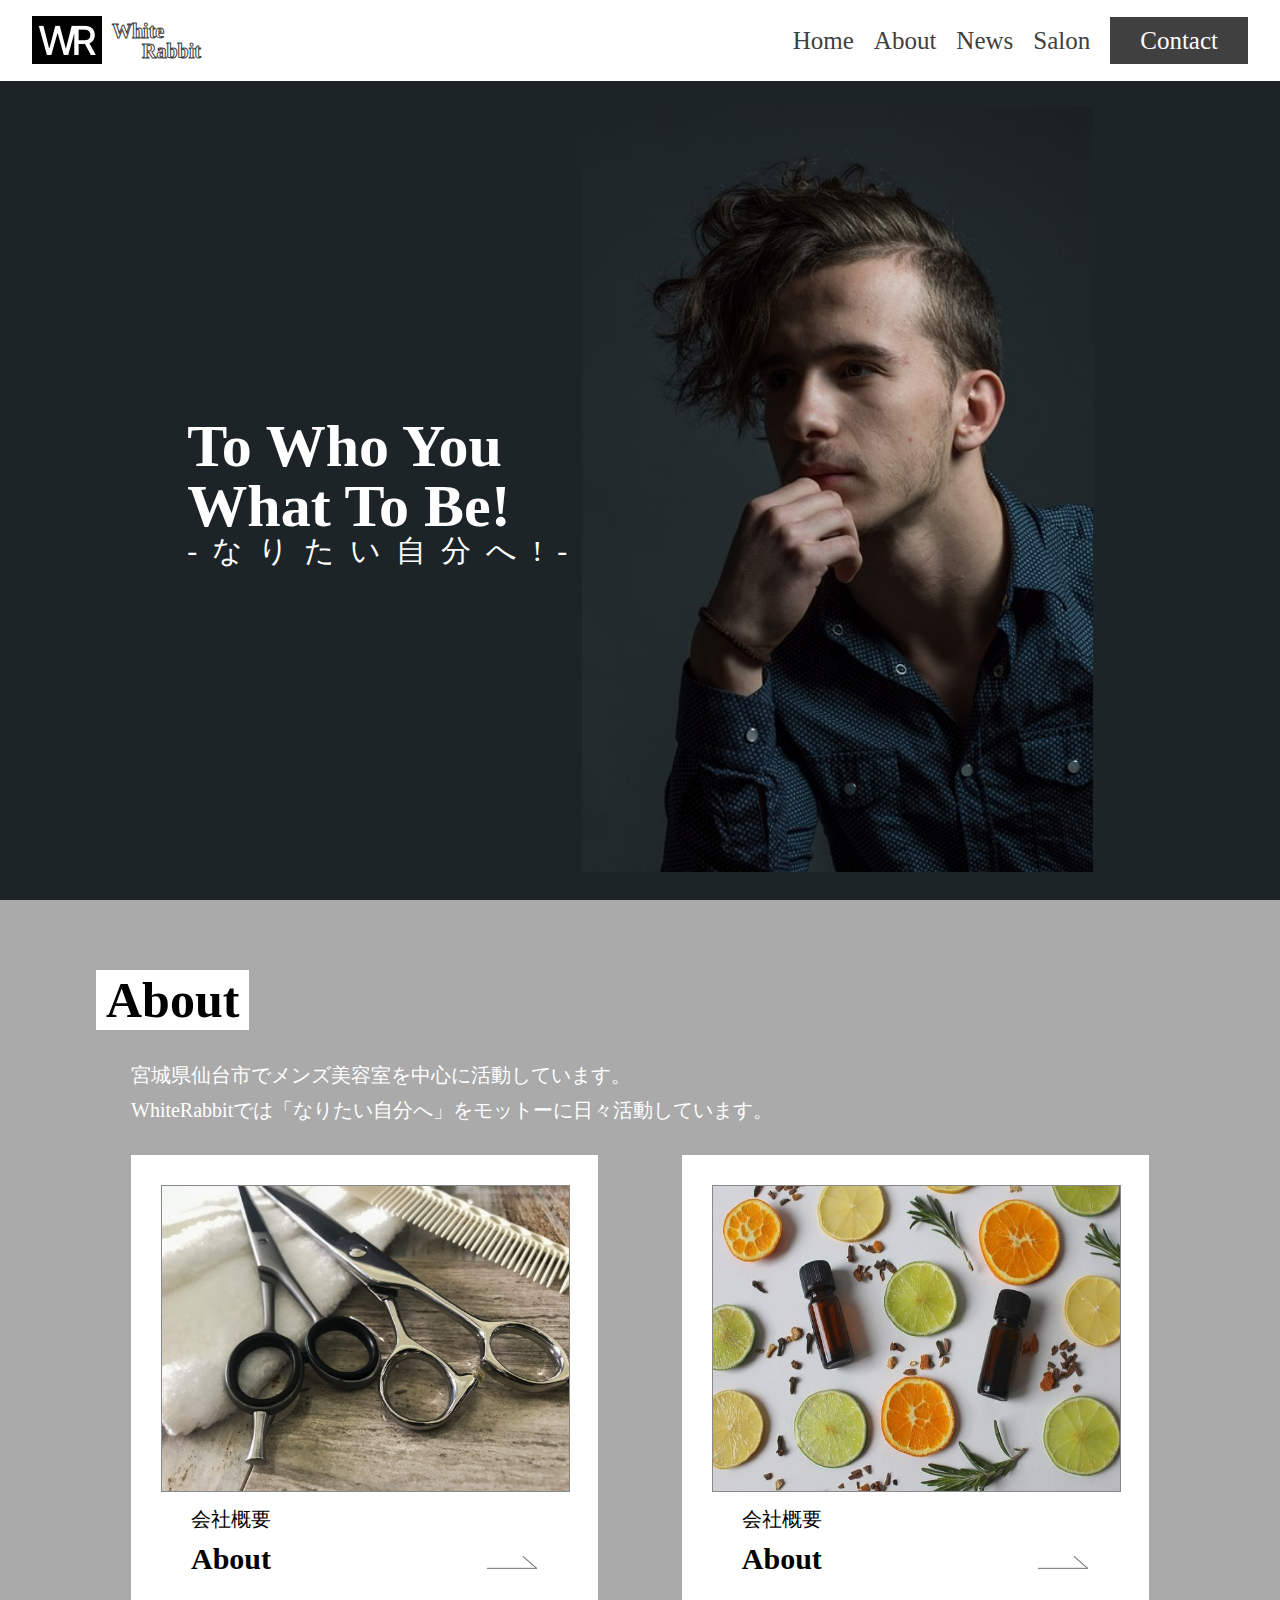
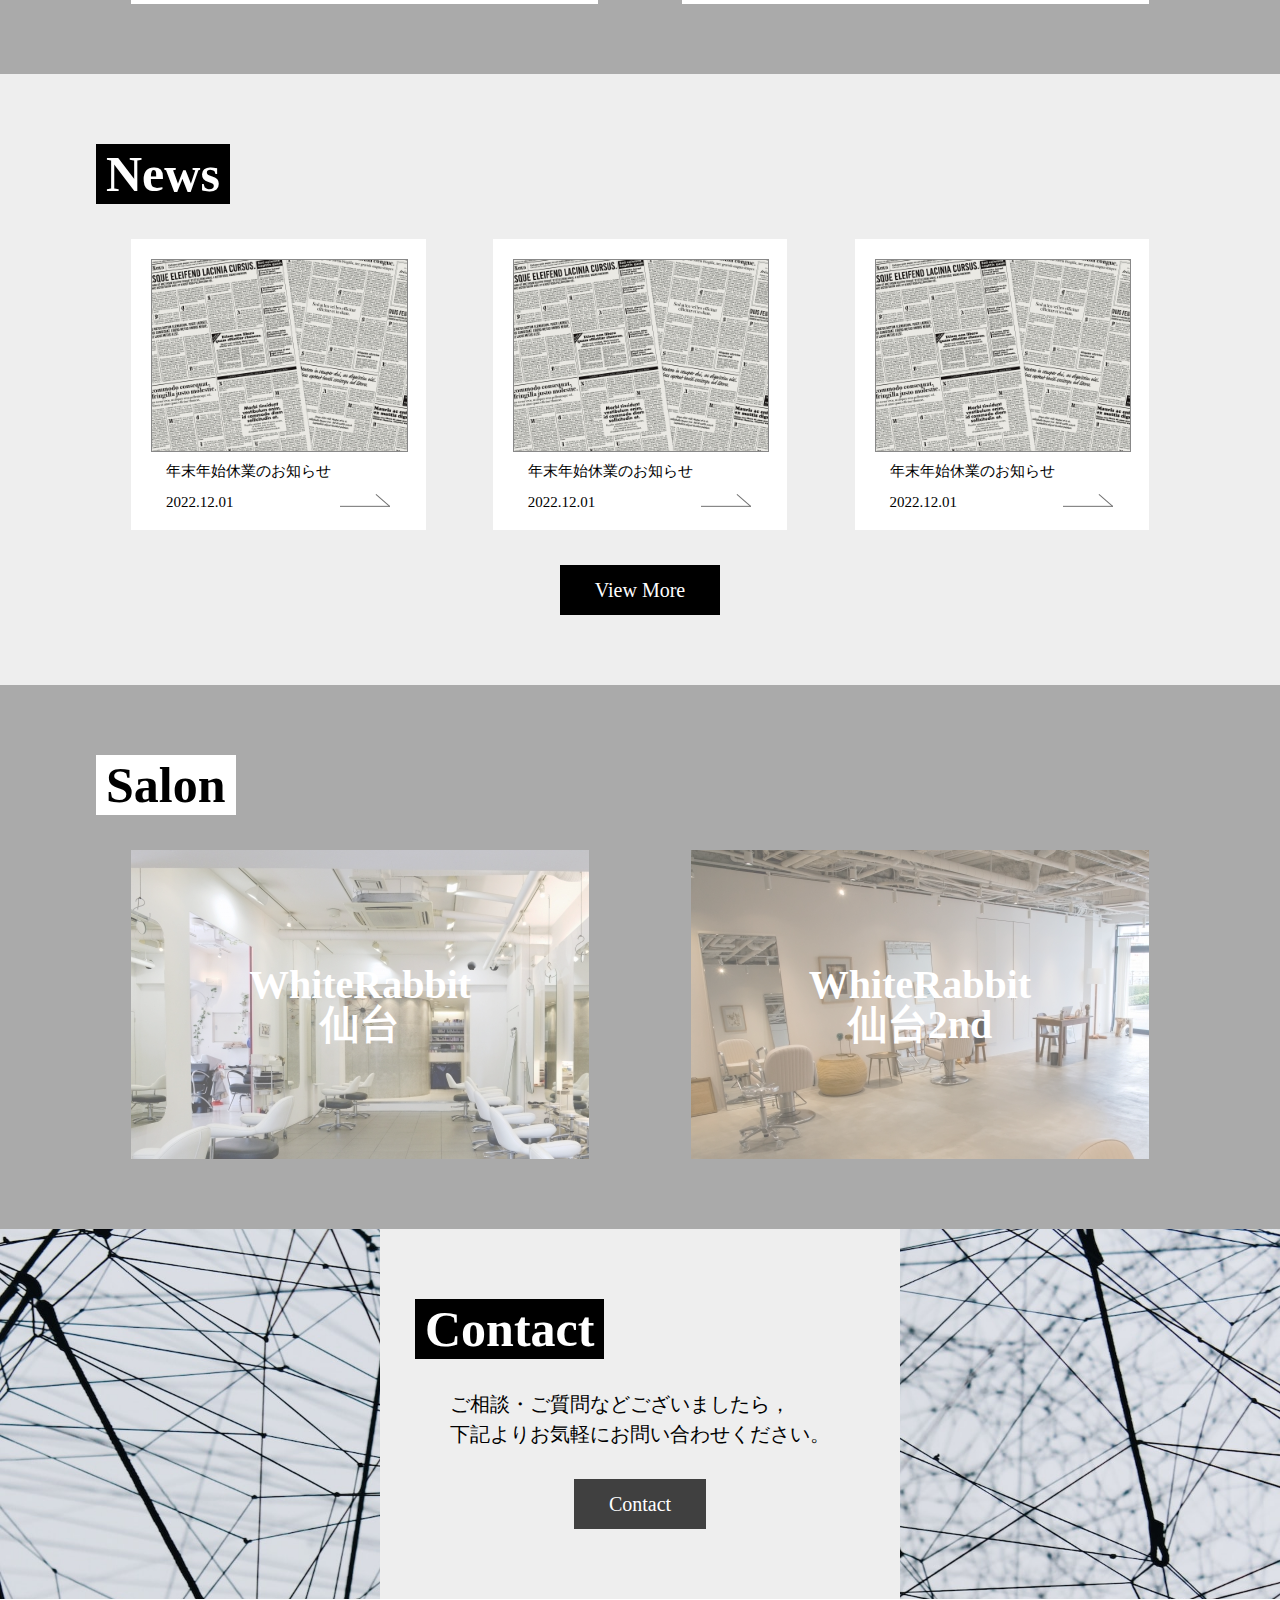
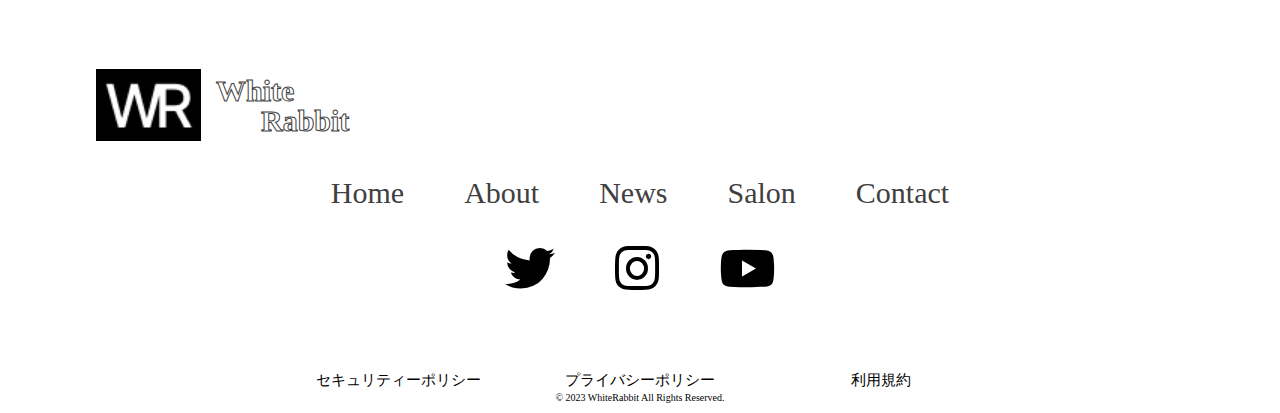
<file: index.html>
<!DOCTYPE html>
<html>
  <head>
    <meta charset="UTF-8">
    <title>HP2-Test-</title>
    <!-- <meta name="description" content="【WithCode(ウィズコード)】Web制作会社が開発した実践的なカリキュラム。卒業後からWeb制作会社の案件を担当しながら稼ぐ環境を提供する唯一のプログラミングスクールです。"> -->
    <meta name="keywords" content="美容院,メンズ,宮城県,仙台市">
    <meta name="viewport" content="width=device-width, initial-scale=1.0">
    <!-- <meta property="og:url" content="https://withcode-plus.tech"> -->
    <meta property="og:type" content="website">
    <meta property="og:title" content="HP2-Test-">
    <!-- <meta property="og:description" content="【WithCode(ウィズコード)】Web制作会社が開発した実践的なカリキュラム。卒業後からWeb制作会社の案件を担当しながら稼ぐ環境を提供する唯一のプログラミングスクールです。"> -->
    <meta property="og:site_name" content="HP2-Test-">
    <!-- <meta property="og:image" content="https://withcode-plus.tech/img/logo.png"> -->
    <link rel="icon" href="../favicon.ico">
    <link rel="apple-touch-icon" sizes="180×180" href="img/logo.jpg">
    <!-- <link rel="preconnect" href="https://fonts.googleapis.com">
    <link href="https://fonts.googleapis.com/css2?family=Noto+Serif:ital,wght@0,400;0,700;1,400;1,700&display=swap" rel="stylesheet"> -->
    <link rel="stylesheet" href="https://cdnjs.cloudflare.com/ajax/libs/font-awesome/5.11.2/css/all.css">
    <link rel="stylesheet" type="text/css" href="css/reset.css">
    <link rel="stylesheet" type="text/css" href="css/common.css">
    <link rel="stylesheet" type="text/css" href="css/index.css">
  </head>
  <body>
    <header class="header" id="header">
      <div class="header-wrap">
        <div class="header-wrap__ttl">
          <a href="index.html">
            <div class="header-wrap__ttl__img">
              <img src="img/logo.jpg" alt="logo">
            </div>
            <h1 class="header-wrap__ttl__ttl">
              White<br>
              <span>Rabbit</span>
            </h1>
          </a>
        </div>
        <nav class="header-wrap__nav">
          <ul class="header-wrap__nav__list">
            <li class="header-wrap__nav__list__item">
              <a href="index.html">
                Home
              </a>
            </li>
            <li class="header-wrap__nav__list__item">
              <a href="html/about.html">
                About
              </a>
            </li>
            <li class="header-wrap__nav__list__item">
              <a href="html/news.html">
                News
              </a>
            </li>
            <li class="header-wrap__nav__list__item">
              <a href="html/salon.html">
                Salon
              </a>
            </li>
            <li class="header-wrap__nav__list__item item__contact-btn">
              <a href="html/contact.html">
                Contact
              </a>
            </li>
          </ul>
        </nav>
      </div>
      <div class="drawer"></div>
    </header>
    <main>
      <section class="home" id="home">
        <div class="home-wrap">
          <div class="home-wrap__ttl">
            <h2 class="home-wrap__ttl__ttl">
              To Who You<br>
              What To Be!
            </h2>
            <p>-なりたい自分へ!-</p>
          </div>
          <div class="home-wrap__img">
            <img src="img/home_home.jpg" alt="home_home">
          </div>
        </div>
      </section>
      <section class="about section" id="about">
        <div class="about-wrap">
          <div class="black__ttl">
            <h3>About</h3>
          </div>
          <div class="about-wrap__txt">
            <p class="about-wrap__txt1">
              <span>宮城県仙台市でメンズ美容室を<br class="__tab2">中心に活動しています。</span>
            </p>
            <p class="about-wrap__txt2">
              WhiteRabbitでは「なりたい自分へ」を<br class="__tab2">モットーに日々活動しています。
            </p>
          </div>
          <div class="about-wrap__content">
            <div class="about-wrap__content__block">
              <a href="html/about.html">
                <div class="about-wrap__content__block__img">
                  <img src="img/home_about1.jpg" alt="home_about1">
                </div>
                <div class="about-wrap__content__block__txt">
                  <p class="about-wrap__content__block__txt__top">
                    会社概要
                  </p>
                  <div class="about-wrap__content__block__txt__bottom">
                    <p>About</p>
                    <div class="about-wrap__content__block__txt__bottom__img">
                      <img src="img/arrow.png" alt="arrow">
                    </div>
                  </div>
                </div>
              </a>
            </div>
            <div class="about-wrap__content__block">
              <a href="html/about.html">
                <div class="about-wrap__content__block__img">
                  <img src="img/home_about2.jpg" alt="home_about2">
                </div>
                <div class="about-wrap__content__block__txt">
                  <p class="about-wrap__content__block__txt__top">
                    会社概要
                  </p>
                  <div class="about-wrap__content__block__txt__bottom">
                    <p>About</p>
                    <div class="about-wrap__content__block__txt__bottom__img">
                      <img src="img/arrow.png" alt="arrow">
                    </div>
                  </div>
                </div>
              </a>
            </div>
          </div>
        </div>
      </section>
      <section class="news section" id="news">
        <div class="news-wrap">
          <div class="white__ttl">
            <h3>News</h3>
          </div>
          <div class="news-wrap__content">
            <div class="news-wrap__content__block block__top">
              <div class="news-wrap__content__block__img">
                <img src="img/news.jpg" alt="news">
              </div>
              <div class="news-wrap__content__block__txt">
                <p class="news-wrap__content__block__txt__top">
                  年末年始休業のお知らせ
                </p>
                <div class="news-wrap__content__block__txt__bottom">
                  <p>2022.12.01</p>
                  <div class="news-wrap__content__block__txt__bottom__img">
                    <img src="img/arrow.png" alt="arrow">
                  </div>
                </div>
              </div>
            </div>
            <div class="news-wrap__content__block block__top">
              <div class="news-wrap__content__block__img">
                <img src="img/news.jpg" alt="news">
              </div>
              <div class="news-wrap__content__block__txt">
                <p class="news-wrap__content__block__txt__top">
                  年末年始休業のお知らせ
                </p>
                <div class="news-wrap__content__block__txt__bottom">
                  <p>2022.12.01</p>
                  <div class="news-wrap__content__block__txt__bottom__img">
                    <img src="img/arrow.png" alt="arrow">
                  </div>
                </div>
              </div>
            </div>
            <div class="news-wrap__content__block">
              <div class="news-wrap__content__block__img">
                <img src="img/news.jpg" alt="news">
              </div>
              <div class="news-wrap__content__block__txt">
                <p class="news-wrap__content__block__txt__top">
                  年末年始休業のお知らせ
                </p>
                <div class="news-wrap__content__block__txt__bottom">
                  <p>2022.12.01</p>
                  <div class="news-wrap__content__block__txt__bottom__img">
                    <img src="img/arrow.png" alt="arrow">
                  </div>
                </div>
              </div>
            </div>
            <div class="news-wrap__content__block block__visibility">
              <div class="news-wrap__content__block__img">
                <img src="img/news.jpg" alt="news">
              </div>
              <div class="news-wrap__content__block__txt">
                <p class="news-wrap__content__block__txt__top">
                  年末年始休業のお知らせ
                </p>
                <div class="news-wrap__content__block__txt__bottom">
                  <p>2022.12.01</p>
                  <div class="news-wrap__content__block__txt__bottom__img">
                    <img src="img/arrow.png" alt="arrow">
                  </div>
                </div>
              </div>
            </div>
          </div>
          <div class="news-wrap__btn btn">
            <a href="html/news.html">
              View More
            </a>
          </div>
        </div>
      </section>
      <section class="salon section" id="salon">
        <div class="salon-wrap">
          <div class="black__ttl">
            <h3>Salon</h3>
          </div>
          <div class="salon-wrap__content">
            <div class="salon-wrap__content__block">
              <a href="#">
                <h4 class="__bg1">
                  WhiteRabbit<br>
                  仙台
                </h4>
              </a>
            </div>
            <div class="salon-wrap__content__block">
              <a href="#">
                <h4 class="__bg2">
                  WhiteRabbit<br>
                  仙台2nd
                </h4>
              </a>
            </div>
          </div>
        </div>
      </section>
      <section class="contact" id="contact">
        <div class="contact-wrap">
          <div class="contact-wrap__content">
            <div class="white__ttl">
              <h3>Contact</h3>
            </div>
            <div class="contact-wrap__content__txt">
              <p>
                <span>ご相談・ご質問などございましたら，</span><br>
                下記よりお気軽にお問い合わせください。
              </p>
            </div>
            <div class="contact-wrap__content__btn btn">
              <a href="#">
                Contact
              </a>
            </div>
          </div>
        </div>
      </section>
    </main>
    <footer class="footer" id="footer">
      <div class="footer-wrap">
        <div class="footer-wrap__top section">
          <div class="footer-wrap__top__ttl">
            <a href="index.html">
              <div class="footer-wrap__top__ttl__img">
                <img src="img/logo.jpg" alt="logo">
              </div>
              <h1 class="footer-wrap__top__ttl__ttl">
                White<br>
                <span>Rabbit</span>
              </h1>
            </a>
          </div>
          <nav class="footer-wrap__top__nav">
            <ul class="footer-wrap__top__nav__list">
              <li class="footer-wrap__top__nav__list__item">
                <a href="index.html">
                  Home
                </a>
              </li>
              <li class="footer-wrap__top__nav__list__item">
                <a href="html/about.html">
                  About
                </a>
              </li>
              <li class="footer-wrap__top__nav__list__item">
                <a href="html/news.html">
                  News
                </a>
              </li>
              <li class="footer-wrap__top__nav__list__item">
                <a href="html/salon.html">
                  Salon
                </a>
              </li>
              <li class="footer-wrap__top__nav__list__item">
                <a href="html/contact.html">
                  Contact
                </a>
              </li>
            </ul>
          </nav>
          <div class="footer-wrap__top__sns">
            <div class="footer-wrap__top__sns__icon">
              <a href="https://twitter.com/">
                <i class="fab fa-twitter"></i>
              </a>
            </div>
            <div class="footer-wrap__top__sns__icon">
              <a href="https://www.instagram.com/">
                <i class="fab fa-instagram"></i>
              </a>
            </div>
            <div class="footer-wrap__top__sns__icon">
              <a href="https://www.youtube.com/">
                <i class="fab fa-youtube"></i>
              </a>
            </div>
          </div>
        </div>
        <div class="footer-wrap__bottom">
          <div class="footer-wrap__bottom__txt">
            <ul class="footer-wrap__bottom__txt__list">
              <li class="footer-wrap__bottom__txt__list__item">
                  <a href="#">
                    セキュリティーポリシー
                  </a>
              </li>
              <li class="footer-wrap__bottom__txt__list__item">
                <a href="#">
                  プライバシーポリシー
                </a>
              </li>
              <li class="footer-wrap__bottom__txt__list__item">
                <a href="#">
                  利用規約
                </a>
              </li>
            </ul>
          </div>
          <div  class="footer-wrap__bottom__copyright">
            <small>© 2023 WhiteRabbit All Rights Reserved.</small>
          </div>
        </div>
      </div>
    </footer>
    <script src="https://cdnjs.cloudflare.com/ajax/libs/jquery/3.4.1/jquery.min.js"></script>
    <script type="text/javascript" src="js/common.js"></script>
  </body>
</html>
</file>
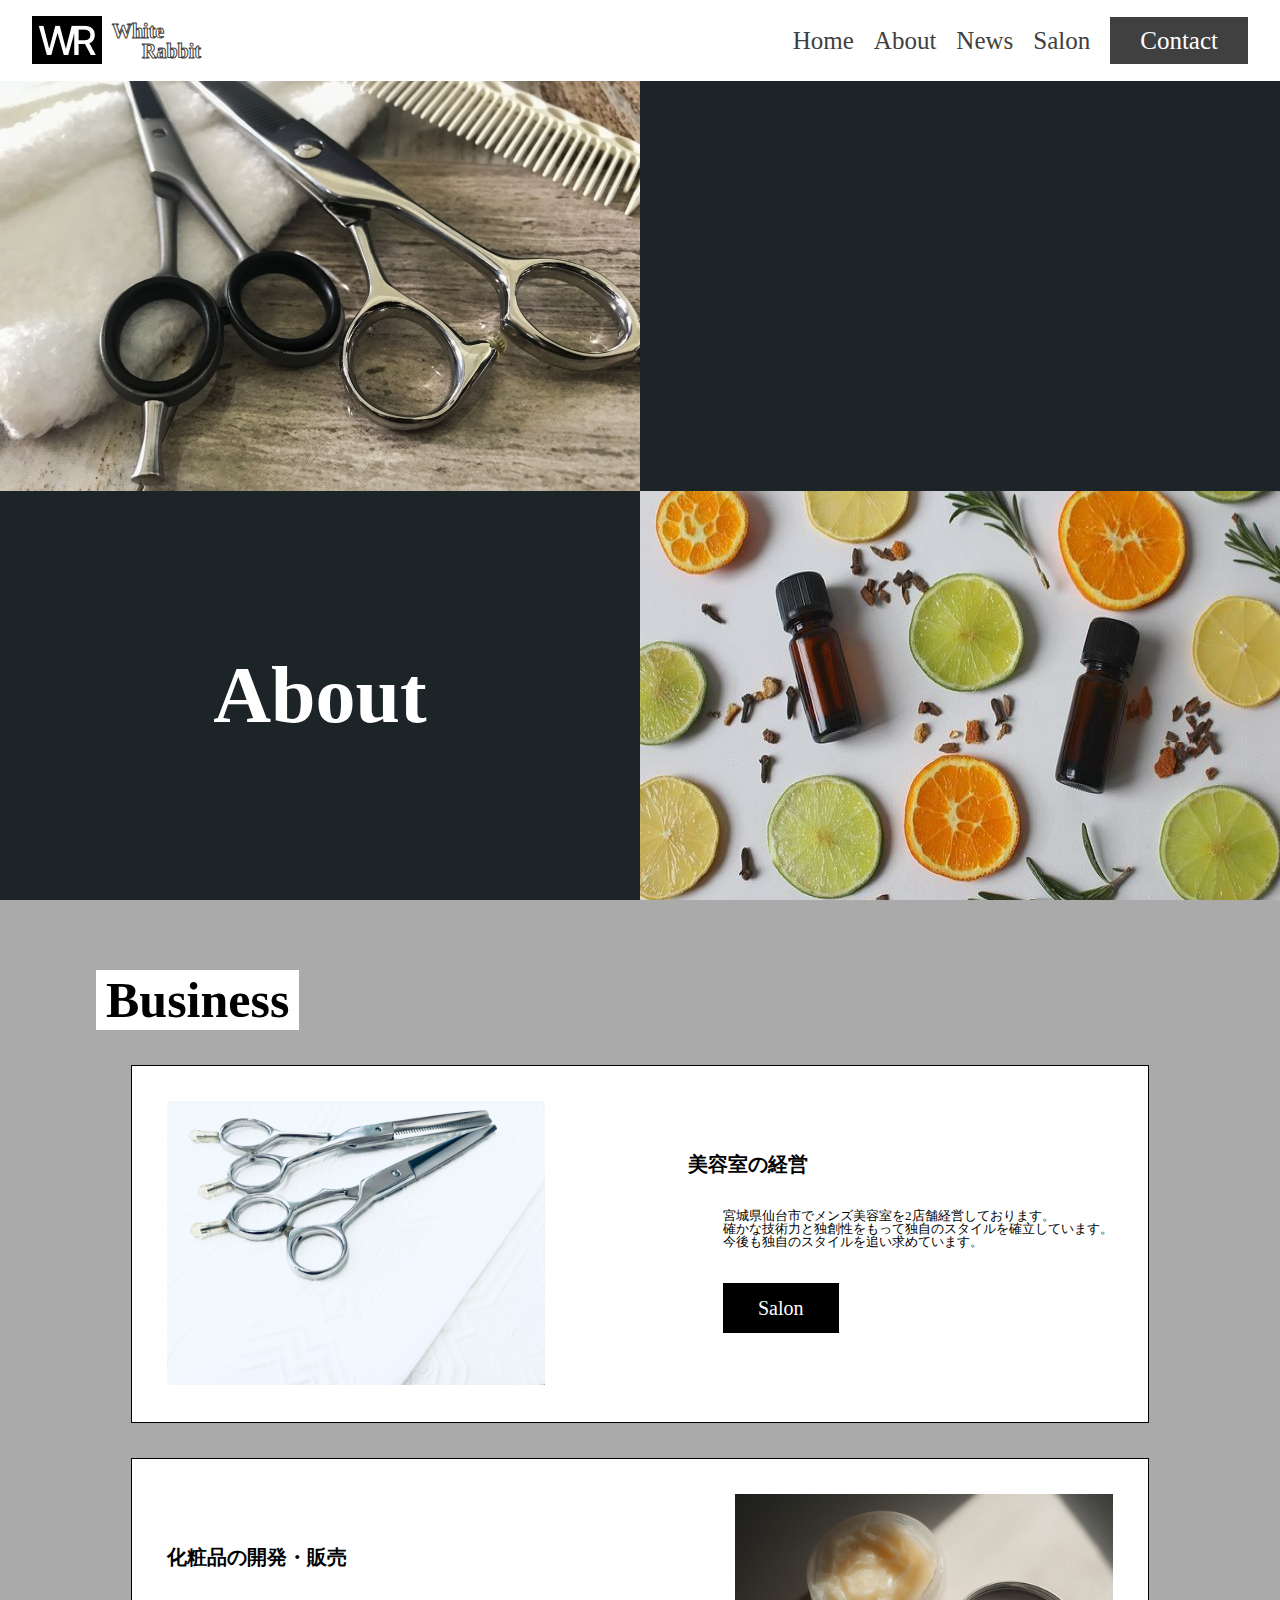
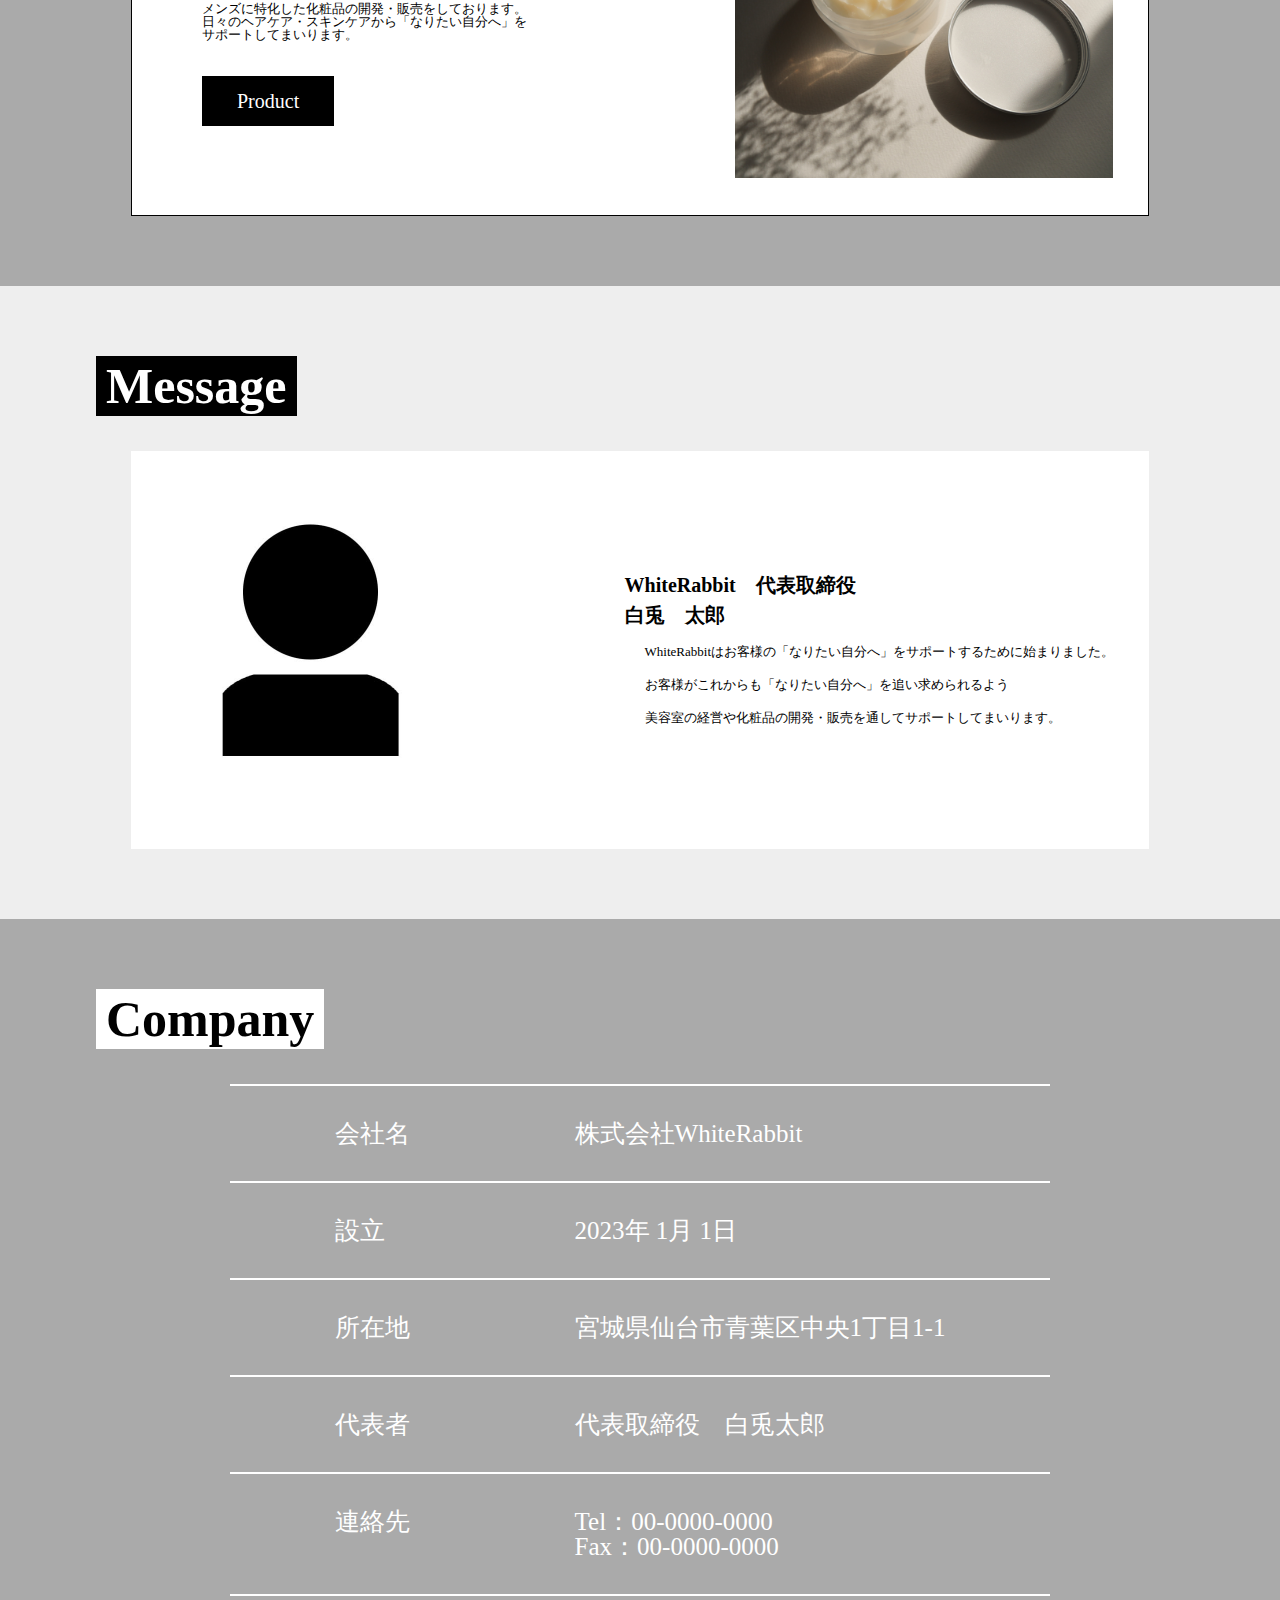
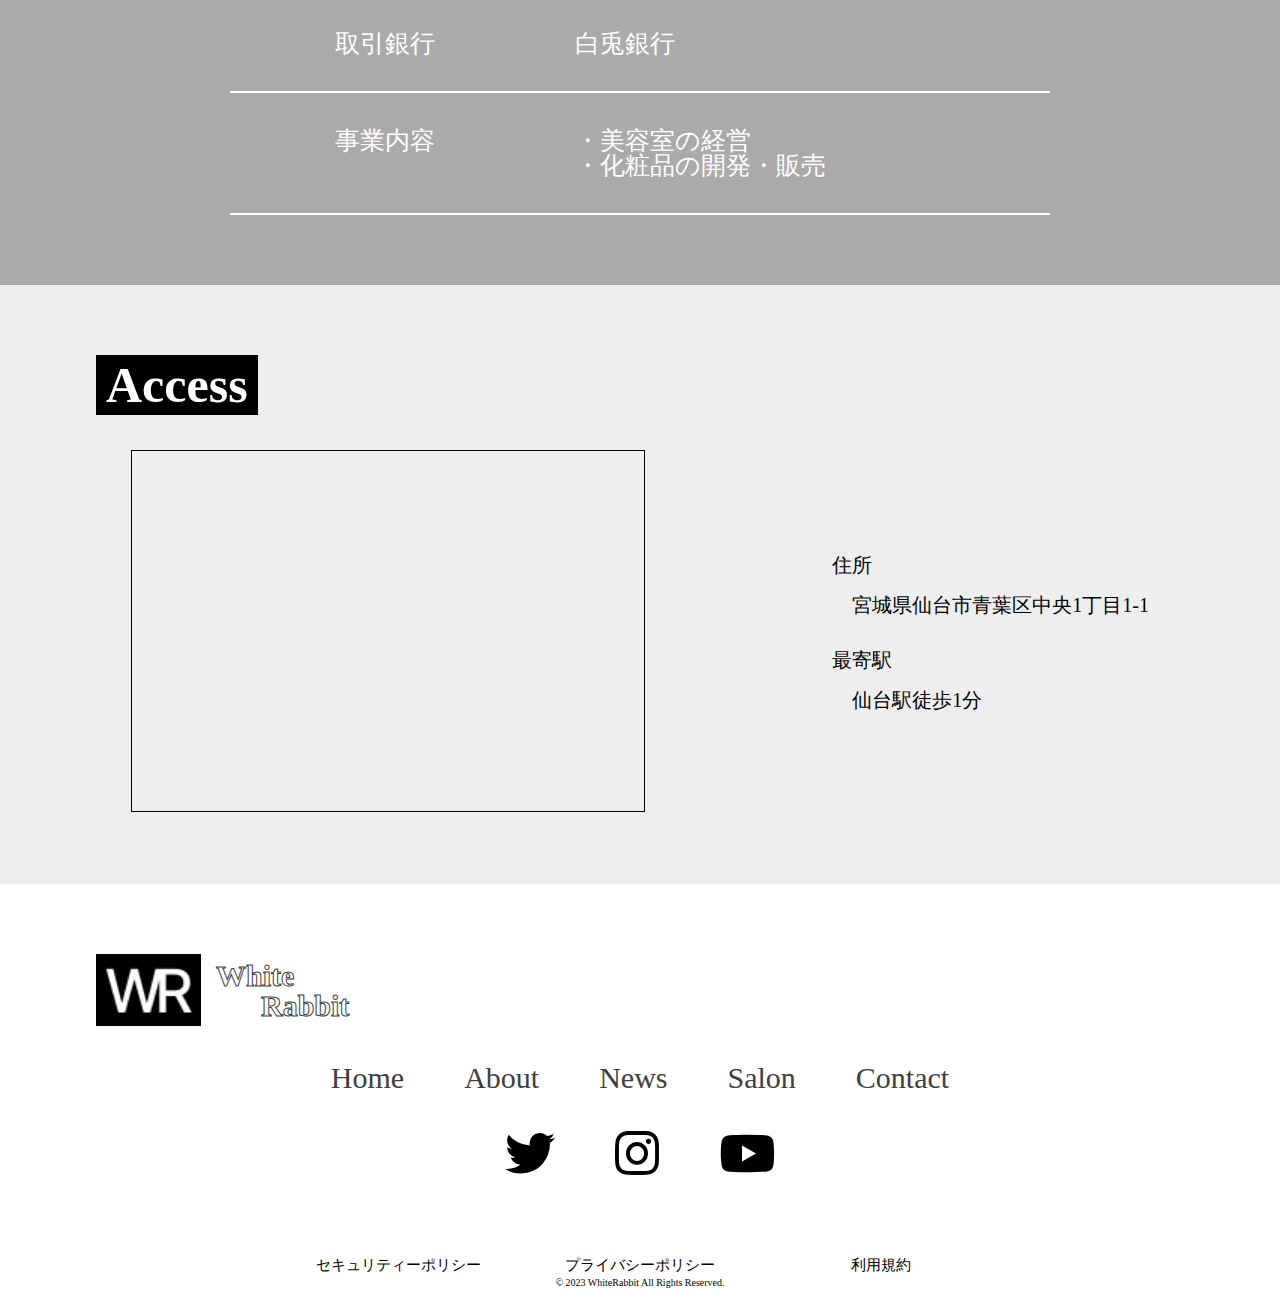
<file: html/about.html>
<!DOCTYPE html>
<html>
  <head>
    <meta charset="UTF-8">
    <title>HP2-Test-</title>
    <!-- <meta name="description" content="【WithCode(ウィズコード)】Web制作会社が開発した実践的なカリキュラム。卒業後からWeb制作会社の案件を担当しながら稼ぐ環境を提供する唯一のプログラミングスクールです。"> -->
    <meta name="keywords" content="美容院,メンズ,宮城県,仙台市">
    <meta name="viewport" content="width=device-width, initial-scale=1.0">
    <!-- <meta property="og:url" content="https://withcode-plus.tech"> -->
    <meta property="og:type" content="website">
    <meta property="og:title" content="HP2-Test-">
    <!-- <meta property="og:description" content="【WithCode(ウィズコード)】Web制作会社が開発した実践的なカリキュラム。卒業後からWeb制作会社の案件を担当しながら稼ぐ環境を提供する唯一のプログラミングスクールです。"> -->
    <meta property="og:site_name" content="HP2-Test-">
    <!-- <meta property="og:image" content="https://withcode-plus.tech/img/logo.png"> -->
    <link rel="icon" href="../favicon.ico">
    <link rel="apple-touch-icon" sizes="180×180" href="img/logo.jpg">
    <!-- <link rel="preconnect" href="https://fonts.googleapis.com">
    <link href="https://fonts.googleapis.com/css2?family=Noto+Serif:ital,wght@0,400;0,700;1,400;1,700&display=swap" rel="stylesheet"> -->
    <link rel="stylesheet" href="https://cdnjs.cloudflare.com/ajax/libs/font-awesome/5.11.2/css/all.css">
    <link rel="stylesheet" type="text/css" href="../css/reset.css">
    <link rel="stylesheet" type="text/css" href="../css/common.css">
    <link rel="stylesheet" type="text/css" href="../css/about.css">
  </head>
  <body>
    <header class="header" id="header">
      <div class="header-wrap">
        <div class="header-wrap__ttl">
          <a href="../index.html">
            <div class="header-wrap__ttl__img">
              <img src="../img/logo.jpg" alt="logo">
            </div>
            <h1 class="header-wrap__ttl__ttl">
              White<br>
              <span>Rabbit</span>
            </h1>
          </a>
        </div>
        <nav class="header-wrap__nav">
          <ul class="header-wrap__nav__list">
            <li class="header-wrap__nav__list__item">
              <a href="../index.html">
                Home
              </a>
            </li>
            <li class="header-wrap__nav__list__item">
              <a href="about.html">
                About
              </a>
            </li>
            <li class="header-wrap__nav__list__item">
              <a href="news.html">
                News
              </a>
            </li>
            <li class="header-wrap__nav__list__item">
              <a href="salon.html">
                Salon
              </a>
            </li>
            <li class="header-wrap__nav__list__item item__contact-btn">
              <a href="contact.html">
                Contact
              </a>
            </li>
          </ul>
        </nav>
      </div>
      <div class="drawer"></div>
    </header>
    <main>
      <section class="top" id="top">
        <div class="top-wrap">
          <div class="top-wrap__top">
            <div class="top-wrap__top__img">
              <img src="../img/about_top1.jpg" alt="about_top1">
            </div>
          </div>
          <div class="top-wrap__bottom">
            <div class="top-wrap__bottom__ttl">
              <h2>About</h2>
            </div>
            <div class="top-wrap__bottom__img">
              <img src="../img/about_top2.jpg" alt="about_top2">
            </div>
          </div>
        </div>
      </section>
      <section class="business section" id="business">
        <div class="business-wrap">
          <div class="black__ttl">
            <h3>Business</h3>
          </div>
          <div class="business-wrap__content">
            <div class="business-wrap__content__block">
              <div class="business-wrap__content__block__img">
                <img src="../img/about_business1.jpg" alt="about_business1">
              </div>
              <div class="business-wrap__content__block__txt">
                <div class="business-wrap__content__block__txt__ttl">
                  <h4>美容室の経営</h4>
                </div>
                <div class="business-wrap__content__block__txt__detail">
                  <p>
                    宮城県仙台市でメンズ美容室を<br class="business__br"><span class="business__tab2">2店舗経営しております。</span><br>
                    <span class="buiness__span">確かな技術力と独創性をもって<br class="business__br"><span class="business__tab2">独自のスタイルを確立しています。</span></span><br>
                    今後も独自のスタイルを追い求めています。
                  </p>
                  <div class="business-wrap__content__block__txt__detail__btn btn">
                    <a href="#">
                      Salon
                    </a>
                  </div>
                </div>
              </div>
            </div>
            <div class="business-wrap__content__block block__tab2">
              <div class="business-wrap__content__block__txt">
                <div class="business-wrap__content__block__txt__ttl">
                  <h4>化粧品の開発・販売</h4>
                </div>
                <div class="business-wrap__content__block__txt__detail">
                  <p>
                    メンズに特化した化粧品の<br class="business__br"><span class="business__tab2">開発・販売をしております。</span><br>
                    <span>日々のヘアケア・スキンケアから<br class="business__br"><span class="business__tab2">「なりたい自分へ」を</span></span><br>
                    サポートしてまいります。
                  </p>
                  <div class="business-wrap__content__block__txt__detail__btn btn">
                    <a href="#">
                      Product
                    </a>
                  </div>
                </div>
              </div>
              <div class="business-wrap__content__block__img">
                <img src="../img/about_business2.jpg" alt="about_business2">
              </div>
            </div>
          </div>
        </div>
      </section>
      <section class="message section" id="message">
        <div class="message-wrap">
          <div class="white__ttl">
            <h3>Message</h3>
          </div>
          <div class="message-wrap__content">
            <div class="message-wrap__content__block">
              <div class="message-wrap__content__block__img">
                <img src="../img/about_message.jpg" alt="about_message">
              </div>
              <div class="message-wrap__content__block__txt">
                <div class="message-wrap__content__block__txt__name">
                  <h4>
                    <span>WhiteRabbit　代表取締役</span><br>
                    白兎　太郎
                  </h4>
                </div>
                <div class="message-wrap__content__block__txt__derail">
                  <p>
                    WhiteRabbitはお客様の「なりたい自分へ」を<br class="message__br"><span class="message__tab1">サポートするために始まりました。</span><br>
                    <span class="message__span message__tab1__2">お客様がこれからも「なりたい自分へ」を</span><br class="message__br">追い求められるよう<br class="message__br__no">
                    <span class="message__tab1__2">美容室の経営や化粧品の</span><br class="message__br">開発・販売を通してサポートしてまいります。
                  </p>
                </div>
              </div>
            </div>
          </div>
        </div>
      </section>
      <section class="company section" id="company">
        <div class="company-wrap">
          <div class="black__ttl">
            <h3>Company</h3>
          </div>
          <div class="company-wrap__content">
            <div class="company-wrap__content__left">
              <ul class="company-wrap__content__left__list">
                <li class="company-wrap__content__left__list__item">会社名</li>
                <li class="company-wrap__content__left__list__item">設立</li>
                <li class="company-wrap__content__left__list__item">所在地</li>
                <li class="company-wrap__content__left__list__item">代表者</li>
                <li class="company-wrap__content__left__list__item __padding">連絡先</li>
                <li class="company-wrap__content__left__list__item">取引銀行</li>
                <li class="company-wrap__content__left__list__item">事業内容</li>
              </ul>
            </div>
            <div class="company-wrap__content__right">
              <ul class="company-wrap__content__right__list">
                <li class="company-wrap__content__right__list__item">株式会社WhiteRabbit</li>
                <li class="company-wrap__content__right__list__item">2023年 1月 1日</li>
                <li class="company-wrap__content__right__list__item">宮城県仙台市青葉区中央1丁目1-1</li>
                <li class="company-wrap__content__right__list__item">代表取締役　白兎太郎</li>
                <li class="company-wrap__content__right__list__item">
                  Tel：00-0000-0000<br>
                  Fax：00-0000-0000
                </li>
                <li class="company-wrap__content__right__list__item">白兎銀行</li>
                <li class="company-wrap__content__right__list__item">
                  ・美容室の経営<br>
                  ・化粧品の開発・販売
                </li>
              </ul>
            </div>
          </div>
        </div>
      </section>
      <section class="access section" id="access">
        <div class="access-wrap">
          <div class="white__ttl">
            <h3>Access</h3>
          </div>
          <div class="access-wrap__content">
            <div class="access-wrap__content__block">
              <div class="access-wrap__content__block__left">
                <iframe src="https://www.google.com/maps/embed?pb=!1m18!1m12!1m3!1d3132.8558575172565!2d140.88123131531407!3d38.259648979674154!2m3!1f0!2f0!3f0!3m2!1i1024!2i768!4f13.1!3m3!1m2!1s0x5f8a2818fa59a1eb%3A0x3e98b7d52ac0054!2z44CSOTgwLTAwMjEg5a6u5Z-O55yM5LuZ5Y-w5biC5a6u5Z-O6YeO5Yy65qa05bKh77yR5LiB55uu77yR4oiS77yR!5e0!3m2!1sja!2sjp!4v1674959254777!5m2!1sja!2sjp" width="600" height="450" style="border: 1px solid #000;" allowfullscreen="" loading="lazy" referrerpolicy="no-referrer-when-downgrade"></iframe>
              </div>
              <div class="access-wrap__content__block__right">
                <p class="access-wrap__content__block__right__txt __txt__top">
                  住所<br>
                  <span>宮城県仙台市青葉区中央1丁目1-1</span>
                </p>
                <p class="access-wrap__content__block__right__txt">
                  最寄駅<br>
                  <span>仙台駅徒歩1分</span>
                </p>
              </div>
            </div>
          </div>
        </div>
      </section>
    </main>
    <footer class="footer" id="footer">
      <div class="footer-wrap">
        <div class="footer-wrap__top section">
          <div class="footer-wrap__top__ttl">
            <a href="../index.html">
              <div class="footer-wrap__top__ttl__img">
                <img src="../img/logo.jpg" alt="logo">
              </div>
              <h1 class="footer-wrap__top__ttl__ttl">
                White<br>
                <span>Rabbit</span>
              </h1>
            </a>
          </div>
          <nav class="footer-wrap__top__nav">
            <ul class="footer-wrap__top__nav__list">
              <li class="footer-wrap__top__nav__list__item">
                <a href="../index.html">
                  Home
                </a>
              </li>
              <li class="footer-wrap__top__nav__list__item">
                <a href="about.html">
                  About
                </a>
              </li>
              <li class="footer-wrap__top__nav__list__item">
                <a href="news.html">
                  News
                </a>
              </li>
              <li class="footer-wrap__top__nav__list__item">
                <a href="salon.html">
                  Salon
                </a>
              </li>
              <li class="footer-wrap__top__nav__list__item">
                <a href="contact.html">
                  Contact
                </a>
              </li>
            </ul>
          </nav>
          <div class="footer-wrap__top__sns">
            <div class="footer-wrap__top__sns__icon">
              <a href="https://twitter.com/">
                <i class="fab fa-twitter"></i>
              </a>
            </div>
            <div class="footer-wrap__top__sns__icon">
              <a href="https://www.instagram.com/">
                <i class="fab fa-instagram"></i>
              </a>
            </div>
            <div class="footer-wrap__top__sns__icon">
              <a href="https://www.youtube.com/">
                <i class="fab fa-youtube"></i>
              </a>
            </div>
          </div>
        </div>
        <div class="footer-wrap__bottom">
          <div class="footer-wrap__bottom__txt">
            <ul class="footer-wrap__bottom__txt__list">
              <li class="footer-wrap__bottom__txt__list__item">
                <a href="#">
                  セキュリティーポリシー
                </a>
              </li>
              <li class="footer-wrap__bottom__txt__list__item">
                <a href="#">
                  プライバシーポリシー
                </a>
              </li>
              <li class="footer-wrap__bottom__txt__list__item">
                <a href="#">
                  利用規約
                </a>
              </li>
            </ul>
          </div>
          <div class="footer-wrap__bottom__copyright">
            <small>© 2023 WhiteRabbit All Rights Reserved.</small>
          </div>
        </div>
      </div>
    </footer>
    <script src="https://cdnjs.cloudflare.com/ajax/libs/jquery/3.4.1/jquery.min.js"></script>
    <script type="text/javascript" src="../js/common.js"></script>
  </body>
</html>
</file>
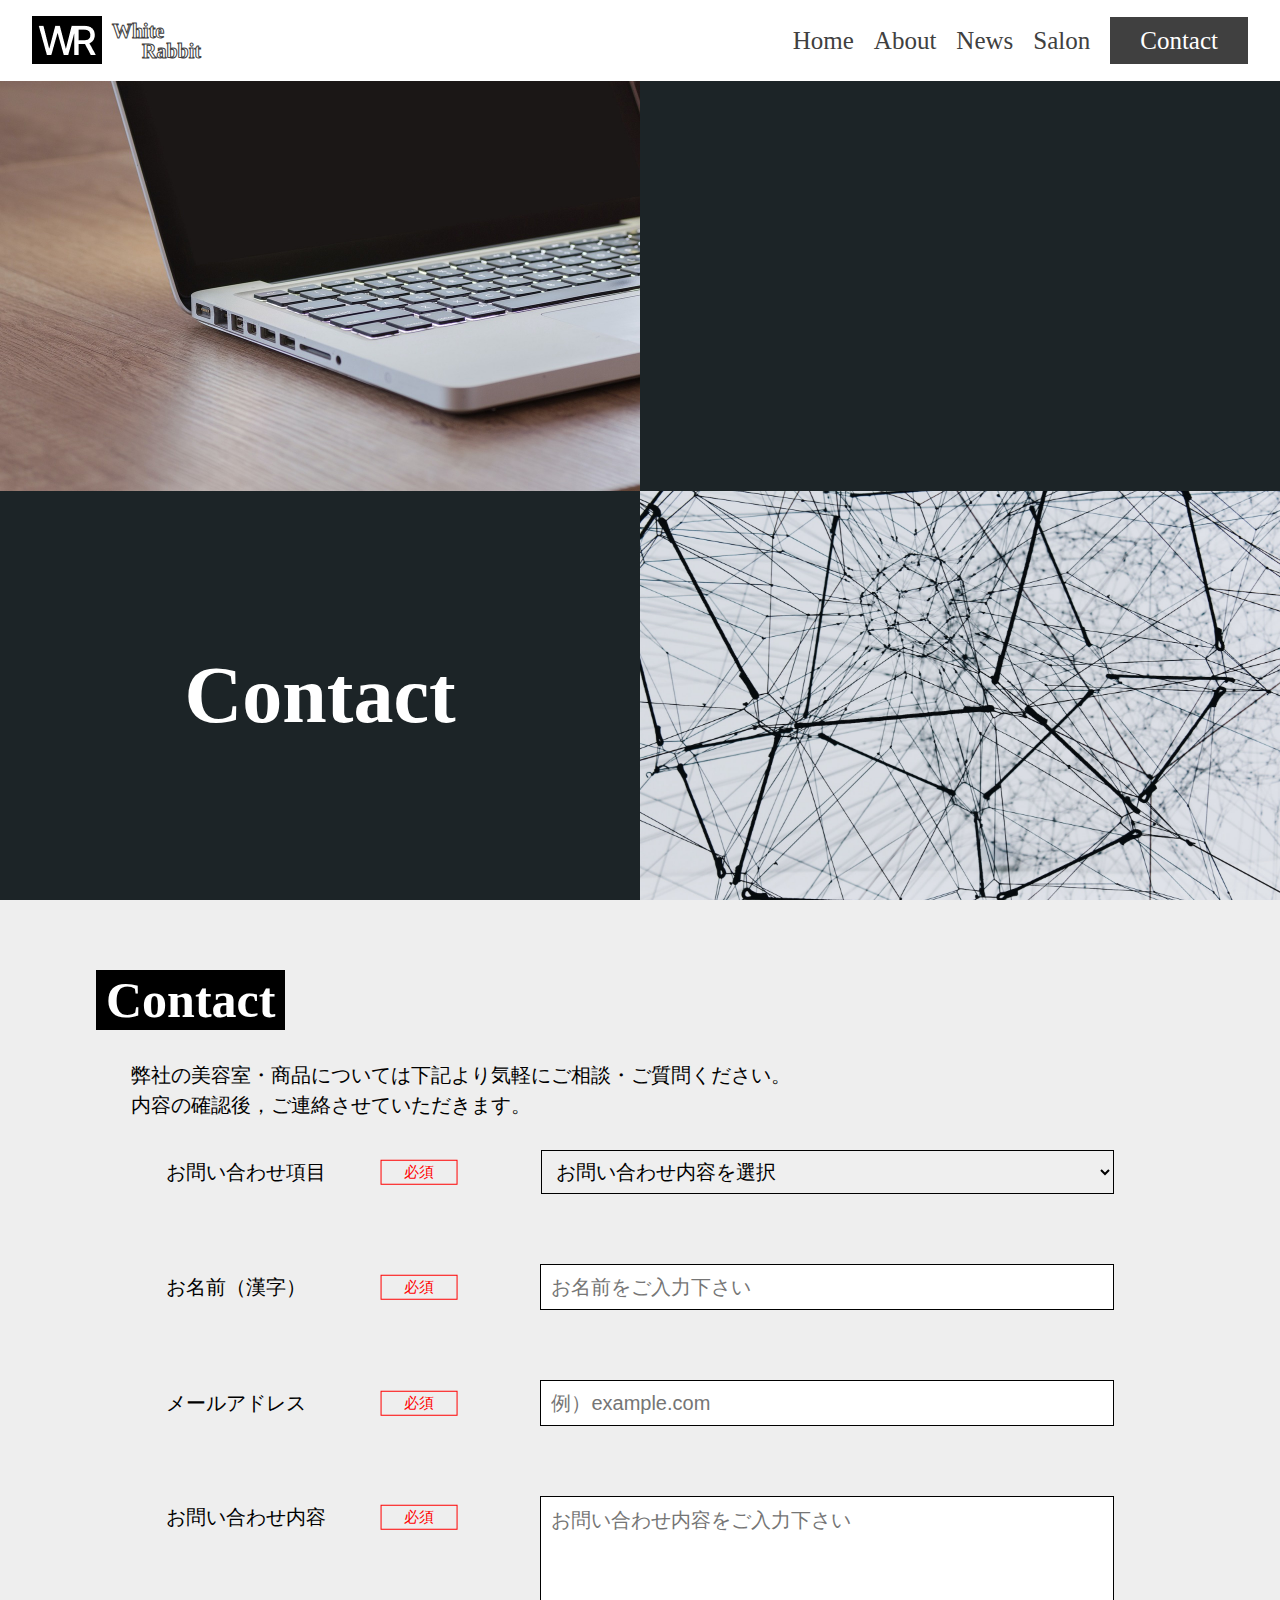
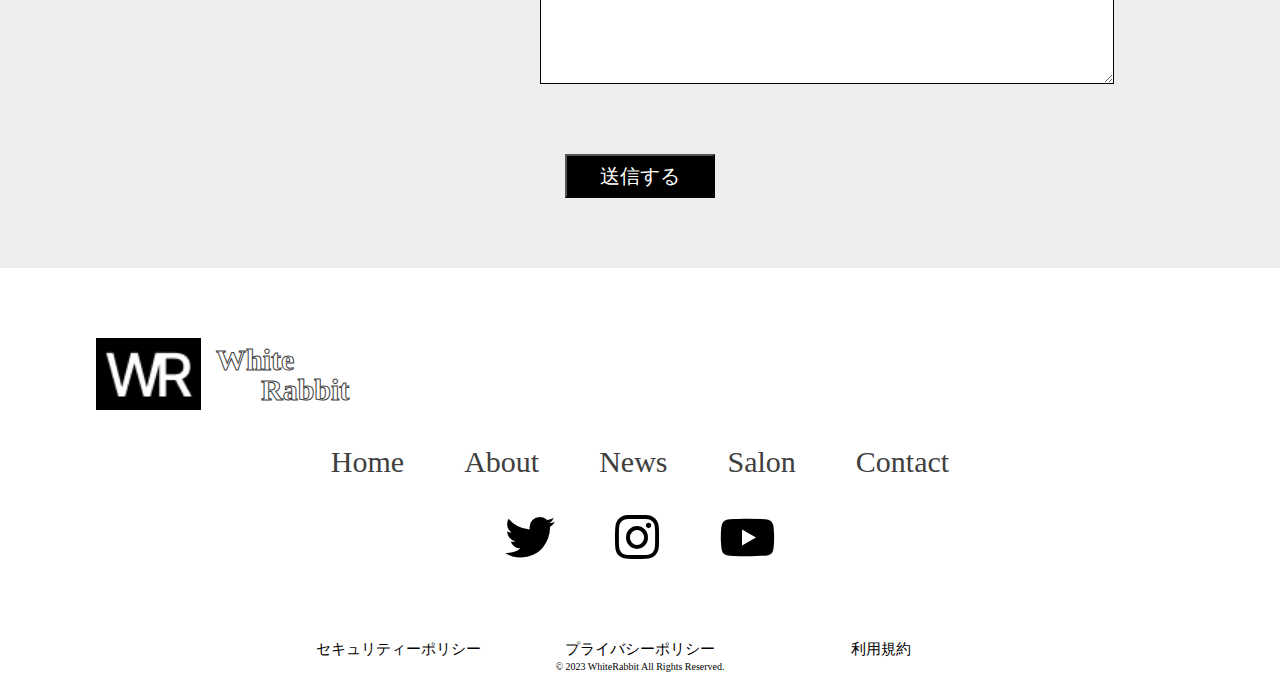
<file: html/contact.html>
<!DOCTYPE html>
<html>
  <head>
    <meta charset="UTF-8">
    <title>HP2-Test-</title>
    <!-- <meta name="description" content="【WithCode(ウィズコード)】Web制作会社が開発した実践的なカリキュラム。卒業後からWeb制作会社の案件を担当しながら稼ぐ環境を提供する唯一のプログラミングスクールです。"> -->
    <meta name="keywords" content="美容院,メンズ,宮城県,仙台市">
    <meta name="viewport" content="width=device-width, initial-scale=1.0">
    <!-- <meta property="og:url" content="https://withcode-plus.tech"> -->
    <meta property="og:type" content="website">
    <meta property="og:title" content="HP2-Test-">
    <!-- <meta property="og:description" content="【WithCode(ウィズコード)】Web制作会社が開発した実践的なカリキュラム。卒業後からWeb制作会社の案件を担当しながら稼ぐ環境を提供する唯一のプログラミングスクールです。"> -->
    <meta property="og:site_name" content="HP2-Test-">
    <!-- <meta property="og:image" content="https://withcode-plus.tech/img/logo.png"> -->
    <link rel="icon" href="../favicon.ico">
    <link rel="apple-touch-icon" sizes="180×180" href="img/logo.jpg">
    <!-- <link rel="preconnect" href="https://fonts.googleapis.com">
    <link href="https://fonts.googleapis.com/css2?family=Noto+Serif:ital,wght@0,400;0,700;1,400;1,700&display=swap" rel="stylesheet"> -->
    <link rel="stylesheet" href="https://cdnjs.cloudflare.com/ajax/libs/font-awesome/5.11.2/css/all.css">
    <link rel="stylesheet" type="text/css" href="../css/reset.css">
    <link rel="stylesheet" type="text/css" href="../css/common.css">
    <link rel="stylesheet" type="text/css" href="../css/contact.css">
  </head>
  <body>
    <header class="header" id="header">
      <div class="header-wrap">
        <div class="header-wrap__ttl">
          <a href="../index.html">
            <div class="header-wrap__ttl__img">
              <img src="../img/logo.jpg" alt="logo">
            </div>
            <h1 class="header-wrap__ttl__ttl">
              White<br>
              <span>Rabbit</span>
            </h1>
          </a>
        </div>
        <nav class="header-wrap__nav">
          <ul class="header-wrap__nav__list">
            <li class="header-wrap__nav__list__item">
              <a href="../index.html">
                Home
              </a>
            </li>
            <li class="header-wrap__nav__list__item">
              <a href="about.html">
                About
              </a>
            </li>
            <li class="header-wrap__nav__list__item">
              <a href="news.html">
                News
              </a>
            </li>
            <li class="header-wrap__nav__list__item">
              <a href="salon.html">
                Salon
              </a>
            </li>
            <li class="header-wrap__nav__list__item item__contact-btn">
              <a href="contact.html">
                Contact
              </a>
            </li>
          </ul>
        </nav>
      </div>
      <div class="drawer"></div>
    </header>
    <main>
      <section class="top" id="top">
        <div class="top-wrap">
          <div class="top-wrap__top">
            <div class="top-wrap__top__img">
              <img src="../img/contact_top1.jpg" alt="contact_top1">
            </div>
          </div>
          <div class="top-wrap__bottom">
            <div class="top-wrap__bottom__ttl">
              <h2>Contact</h2>
            </div>
            <div class="top-wrap__bottom__img">
              <img src="../img/contact_top2.jpg" alt="contact_top2">
            </div>
          </div>
        </div>
      </section>
      <section class="contact section" id="contact">
        <div class="contact-wrap">
          <div class="white__ttl">
            <h3>Contact</h3>
          </div>
          <div class="contact-wrap__txt">
            <p>
              弊社の美容室・商品については<br class="contact__br"><span class="contact__tab2">下記より気軽にご相談・ご質問ください。</span><br>
              <span class="contact__span">内容の確認後，ご連絡させていただきます。</span>
            </p>
          </div>
          <form action="../mail.php" id="form" method="POST" class="contact-wrap__form" id="form">
            <div class="contact-wrap__form__box">
              <label for="name" class="contact-wrap__form__box__ttl">お問い合わせ項目</label>
              <select name="お問い合わせ項目" required="required" class="contact-wrap__form__box__select">
                <optgroup value>
                  <option value="プルダウンメニューで問い合わせ内容を選択" hidden class="contact-wrap__form__box__select__with">お問い合わせ内容を選択</option>
                  <option value="美容室について" class="contact-wrap__form__box__select__with">美容室について</option>
                  <option value="商品について" class="contact-wrap__form__box__select__with">商品について</option>
                  <option value="その他" class="contact-wrap__form__box__select__with">その他</option>
                </optgroup>
              </select>
            </div>
            <div class="contact-wrap__form__box">
              <label for="name" class="contact-wrap__form__box__ttl">お名前（漢字）</label>
              <input type="text" class="contact-wrap__form__box__input" name="お名前（漢字）" required="required" placeholder="お名前をご入力下さい">
            </div>
            <div class="contact-wrap__form__box">
              <label for="email" class="contact-wrap__form__box__ttl">メールアドレス</label>
              <input type="email" class="contact-wrap__form__box__input" name="メールアドレス" required="required" placeholder="例）example.com">
            </div>
            <div class="contact-wrap__form__box __area">
              <label for="message" class="contact-wrap__form__box__ttl">お問い合わせ内容</label>
              <textarea name="お問い合わせ内容" class="contact-wrap__form__box__area" id="message" required="required" placeholder="お問い合わせ内容をご入力下さい"></textarea>
            </div>
            <button type="submit" class="btn contact-btn">送信する</button>
          </form>
        </div>
      </section>
    </main>
    <footer class="footer" id="footer">
      <div class="footer-wrap">
        <div class="footer-wrap__top section">
          <div class="footer-wrap__top__ttl">
            <a href="../index.html">
              <div class="footer-wrap__top__ttl__img">
                <img src="../img/logo.jpg" alt="logo">
              </div>
              <h1 class="footer-wrap__top__ttl__ttl">
                White<br>
                <span>Rabbit</span>
              </h1>
            </a>
          </div>
          <nav class="footer-wrap__top__nav">
            <ul class="footer-wrap__top__nav__list">
              <li class="footer-wrap__top__nav__list__item">
                <a href="../index.html">
                  Home
                </a>
              </li>
              <li class="footer-wrap__top__nav__list__item">
                <a href="about.html">
                  About
                </a>
              </li>
              <li class="footer-wrap__top__nav__list__item">
                <a href="news.html">
                  News
                </a>
              </li>
              <li class="footer-wrap__top__nav__list__item">
                <a href="salon.html">
                  Salon
                </a>
              </li>
              <li class="footer-wrap__top__nav__list__item">
                <a href="contact.html">
                  Contact
                </a>
              </li>
            </ul>
          </nav>
          <div class="footer-wrap__top__sns">
            <div class="footer-wrap__top__sns__icon">
              <a href="https://twitter.com/">
                <i class="fab fa-twitter"></i>
              </a>
            </div>
            <div class="footer-wrap__top__sns__icon">
              <a href="https://www.instagram.com/">
                <i class="fab fa-instagram"></i>
              </a>
            </div>
            <div class="footer-wrap__top__sns__icon">
              <a href="https://www.youtube.com/">
                <i class="fab fa-youtube"></i>
              </a>
            </div>
          </div>
        </div>
        <div class="footer-wrap__bottom">
          <div class="footer-wrap__bottom__txt">
            <ul class="footer-wrap__bottom__txt__list">
              <li class="footer-wrap__bottom__txt__list__item">
                <a href="#">
                  セキュリティーポリシー
                </a>
              </li>
              <li class="footer-wrap__bottom__txt__list__item">
                <a href="#">
                  プライバシーポリシー
                </a>
              </li>
              <li class="footer-wrap__bottom__txt__list__item">
                <a href="#">
                  利用規約
                </a>
              </li>
            </ul>
          </div>
          <div class="footer-wrap__bottom__copyright">
            <small>© 2023 WhiteRabbit All Rights Reserved.</small>
          </div>
        </div>
      </div>
    </footer>
    <script src="https://cdnjs.cloudflare.com/ajax/libs/jquery/3.4.1/jquery.min.js"></script>
    <script type="text/javascript" src="../js/common.js"></script>
  </body>
</html>
</file>
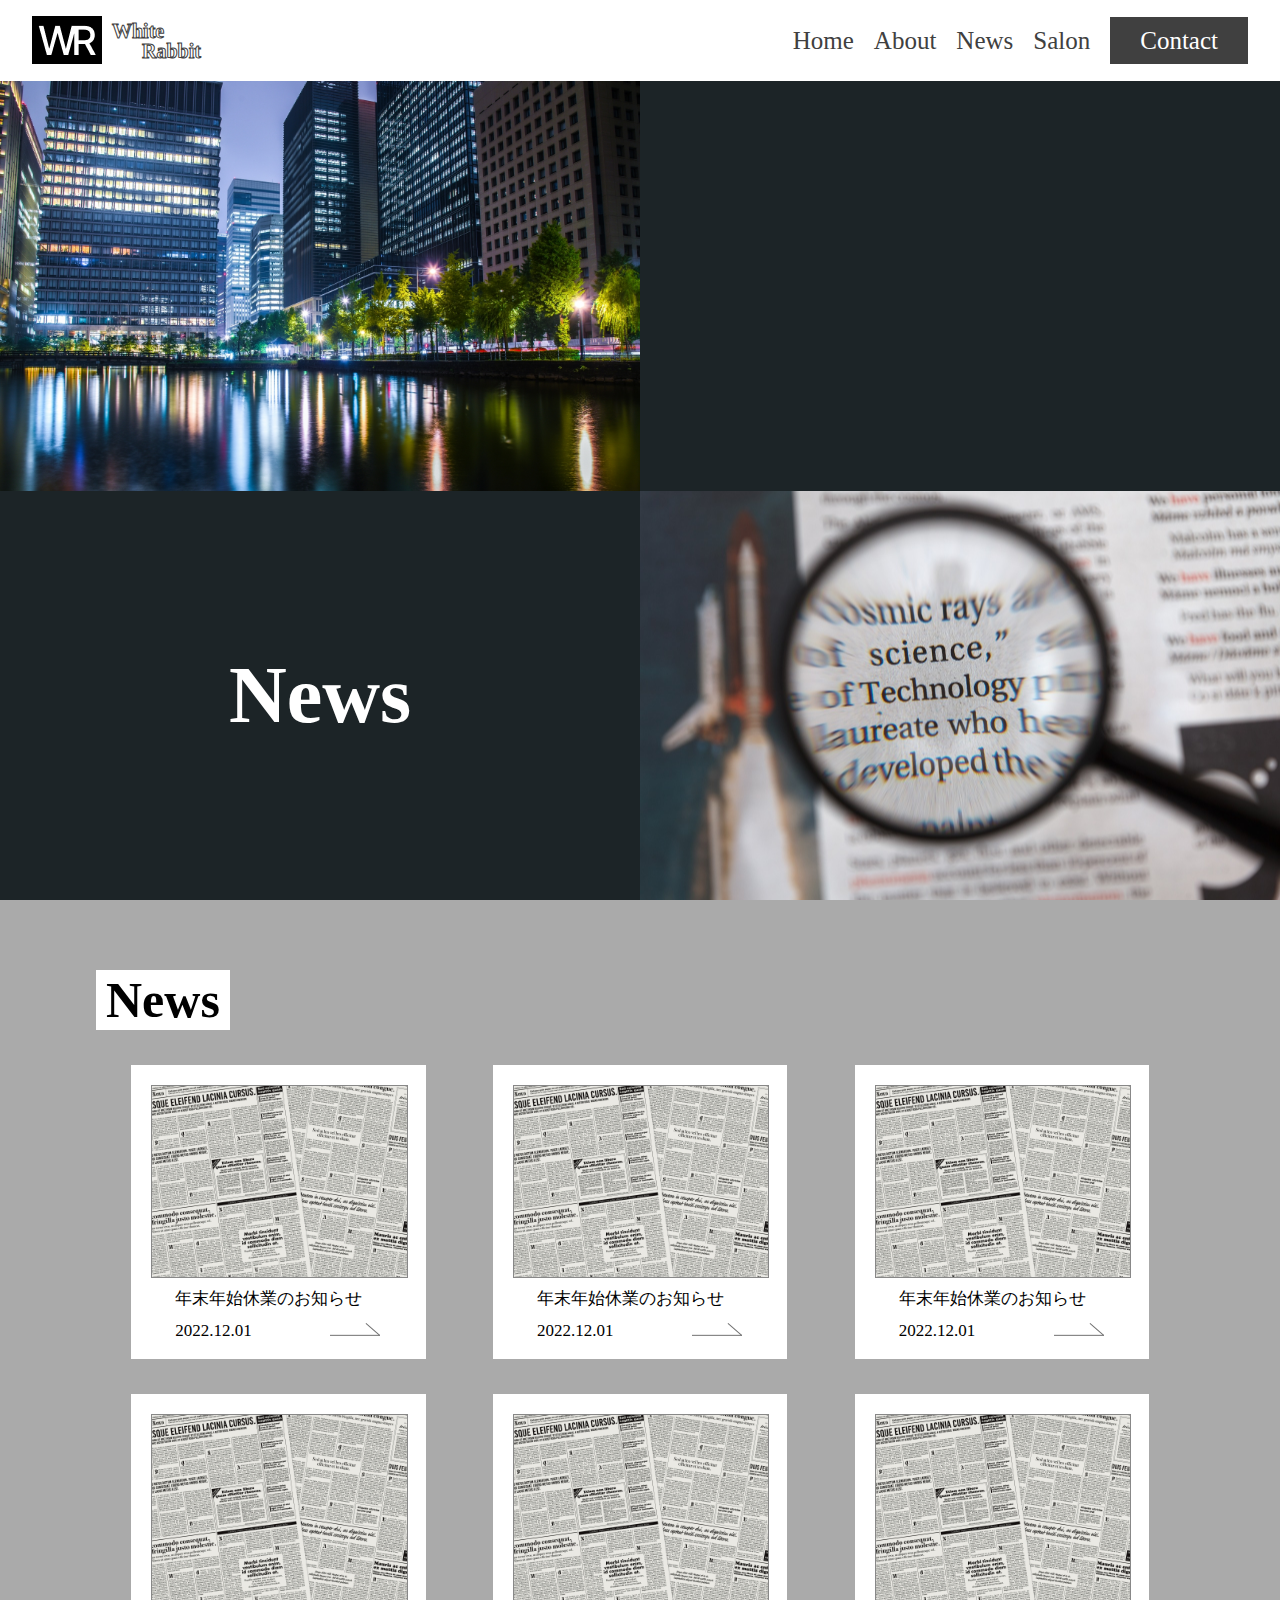
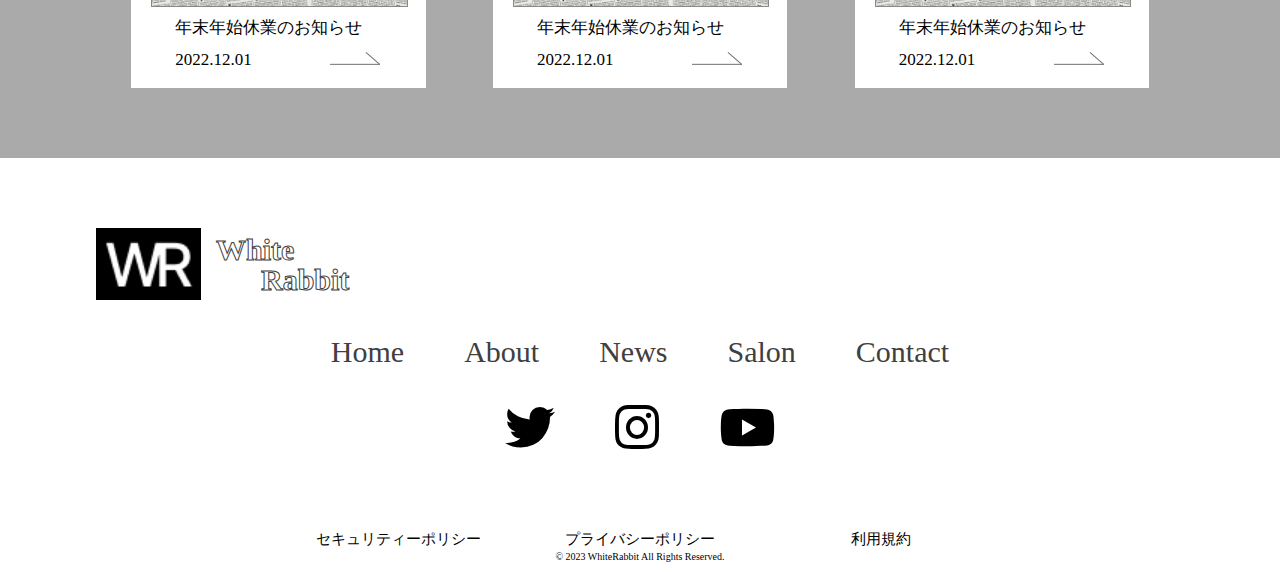
<file: html/news.html>
<!DOCTYPE html>
<html>
  <head>
    <meta charset="UTF-8">
    <title>HP2-Test-</title>
    <!-- <meta name="description" content="【WithCode(ウィズコード)】Web制作会社が開発した実践的なカリキュラム。卒業後からWeb制作会社の案件を担当しながら稼ぐ環境を提供する唯一のプログラミングスクールです。"> -->
    <meta name="keywords" content="美容院,メンズ,宮城県,仙台市">
    <meta name="viewport" content="width=device-width, initial-scale=1.0">
    <!-- <meta property="og:url" content="https://withcode-plus.tech"> -->
    <meta property="og:type" content="website">
    <meta property="og:title" content="HP2-Test-">
    <!-- <meta property="og:description" content="【WithCode(ウィズコード)】Web制作会社が開発した実践的なカリキュラム。卒業後からWeb制作会社の案件を担当しながら稼ぐ環境を提供する唯一のプログラミングスクールです。"> -->
    <meta property="og:site_name" content="HP2-Test-">
    <!-- <meta property="og:image" content="https://withcode-plus.tech/img/logo.png"> -->
    <link rel="icon" href="../favicon.ico">
    <link rel="apple-touch-icon" sizes="180×180" href="img/logo.jpg">
    <!-- <link rel="preconnect" href="https://fonts.googleapis.com">
    <link href="https://fonts.googleapis.com/css2?family=Noto+Serif:ital,wght@0,400;0,700;1,400;1,700&display=swap" rel="stylesheet"> -->
    <link rel="stylesheet" href="https://cdnjs.cloudflare.com/ajax/libs/font-awesome/5.11.2/css/all.css">
    <link rel="stylesheet" type="text/css" href="../css/reset.css">
    <link rel="stylesheet" type="text/css" href="../css/common.css">
    <link rel="stylesheet" type="text/css" href="../css/news.css">
  </head>
  <body>
    <header class="header" id="header">
      <div class="header-wrap">
        <div class="header-wrap__ttl">
          <a href="../index.html">
            <div class="header-wrap__ttl__img">
              <img src="../img/logo.jpg" alt="logo">
            </div>
            <h1 class="header-wrap__ttl__ttl">
              White<br>
              <span>Rabbit</span>
            </h1>
          </a>
        </div>
        <nav class="header-wrap__nav">
          <ul class="header-wrap__nav__list">
            <li class="header-wrap__nav__list__item">
              <a href="../index.html">
                Home
              </a>
            </li>
            <li class="header-wrap__nav__list__item">
              <a href="about.html">
                About
              </a>
            </li>
            <li class="header-wrap__nav__list__item">
              <a href="news.html">
                News
              </a>
            </li>
            <li class="header-wrap__nav__list__item">
              <a href="salon.html">
                Salon
              </a>
            </li>
            <li class="header-wrap__nav__list__item item__contact-btn">
              <a href="contact.html">
                Contact
              </a>
            </li>
          </ul>
        </nav>
      </div>
      <div class="drawer"></div>
    </header>
    <main>
      <section class="top" id="top">
        <div class="top-wrap">
          <div class="top-wrap__top">
            <div class="top-wrap__top__img">
              <img src="../img/news_top1.jpg" alt="news_top1">
            </div>
          </div>
          <div class="top-wrap__bottom">
            <div class="top-wrap__bottom__ttl">
              <h2>News</h2>
            </div>
            <div class="top-wrap__bottom__img">
              <img src="../img/news_top2.jpg" alt="news_top2">
            </div>
          </div>
        </div>
      </section>
      <section class="news section" id="news">
        <div class="news-wrap">
          <div class="black__ttl">
            <h3>News</h3>
          </div>
          <div class="news-wrap__content">
            <div class="news-wrap__content__block block__top">
              <div class="news-wrap__content__block__img">
                <img src="../img/news.jpg" alt="news">
              </div>
              <div class="news-wrap__content__block__txt">
                <p class="news-wrap__content__block__txt__top">
                  年末年始休業のお知らせ
                </p>
                <div class="news-wrap__content__block__txt__bottom">
                  <p>2022.12.01</p>
                  <div class="news-wrap__content__block__txt__bottom__img">
                    <img src="../img/arrow.png" alt="arrow">
                  </div>
                </div>
              </div>
            </div>
            <div class="news-wrap__content__block block__top">
              <div class="news-wrap__content__block__img">
                <img src="../img/news.jpg" alt="news">
              </div>
              <div class="news-wrap__content__block__txt">
                <p class="news-wrap__content__block__txt__top">
                  年末年始休業のお知らせ
                </p>
                <div class="news-wrap__content__block__txt__bottom">
                  <p>2022.12.01</p>
                  <div class="news-wrap__content__block__txt__bottom__img">
                    <img src="../img/arrow.png" alt="arrow">
                  </div>
                </div>
              </div>
            </div>
            <div class="news-wrap__content__block block__top">
              <div class="news-wrap__content__block__img">
                <img src="../img/news.jpg" alt="news">
              </div>
              <div class="news-wrap__content__block__txt">
                <p class="news-wrap__content__block__txt__top">
                  年末年始休業のお知らせ
                </p>
                <div class="news-wrap__content__block__txt__bottom">
                  <p>2022.12.01</p>
                  <div class="news-wrap__content__block__txt__bottom__img">
                    <img src="../img/arrow.png" alt="arrow">
                  </div>
                </div>
              </div>
            </div>
            <div class="news-wrap__content__block block__tab1">
              <div class="news-wrap__content__block__img">
                <img src="../img/news.jpg" alt="news">
              </div>
              <div class="news-wrap__content__block__txt">
                <p class="news-wrap__content__block__txt__top">
                  年末年始休業のお知らせ
                </p>
                <div class="news-wrap__content__block__txt__bottom">
                  <p>2022.12.01</p>
                  <div class="news-wrap__content__block__txt__bottom__img">
                    <img src="../img/arrow.png" alt="arrow">
                  </div>
                </div>
              </div>
            </div>
            <div class="news-wrap__content__block block__tab2">
              <div class="news-wrap__content__block__img">
                <img src="../img/news.jpg" alt="news">
              </div>
              <div class="news-wrap__content__block__txt">
                <p class="news-wrap__content__block__txt__top">
                  年末年始休業のお知らせ
                </p>
                <div class="news-wrap__content__block__txt__bottom">
                  <p>2022.12.01</p>
                  <div class="news-wrap__content__block__txt__bottom__img">
                    <img src="../img/arrow.png" alt="arrow">
                  </div>
                </div>
              </div>
            </div>
            <div class="news-wrap__content__block">
              <div class="news-wrap__content__block__img">
                <img src="../img/news.jpg" alt="news">
              </div>
              <div class="news-wrap__content__block__txt">
                <p class="news-wrap__content__block__txt__top">
                  年末年始休業のお知らせ
                </p>
                <div class="news-wrap__content__block__txt__bottom">
                  <p>2022.12.01</p>
                  <div class="news-wrap__content__block__txt__bottom__img">
                    <img src="../img/arrow.png" alt="arrow">
                  </div>
                </div>
              </div>
            </div>
          </div>
        </div>
      </section>
    </main>
    <footer class="footer" id="footer">
      <div class="footer-wrap">
        <div class="footer-wrap__top section">
          <div class="footer-wrap__top__ttl">
            <a href="../index.html">
              <div class="footer-wrap__top__ttl__img">
                <img src="../img/logo.jpg" alt="logo">
              </div>
              <h1 class="footer-wrap__top__ttl__ttl">
                White<br>
                <span>Rabbit</span>
              </h1>
            </a>
          </div>
          <nav class="footer-wrap__top__nav">
            <ul class="footer-wrap__top__nav__list">
              <li class="footer-wrap__top__nav__list__item">
                <a href="../index.html">
                  Home
                </a>
              </li>
              <li class="footer-wrap__top__nav__list__item">
                <a href="about.html">
                  About
                </a>
              </li>
              <li class="footer-wrap__top__nav__list__item">
                <a href="news.html">
                  News
                </a>
              </li>
              <li class="footer-wrap__top__nav__list__item">
                <a href="salon.html">
                  Salon
                </a>
              </li>
              <li class="footer-wrap__top__nav__list__item">
                <a href="contact.html">
                  Contact
                </a>
              </li>
            </ul>
          </nav>
          <div class="footer-wrap__top__sns">
            <div class="footer-wrap__top__sns__icon">
              <a href="https://twitter.com/">
                <i class="fab fa-twitter"></i>
              </a>
            </div>
            <div class="footer-wrap__top__sns__icon">
              <a href="https://www.instagram.com/">
                <i class="fab fa-instagram"></i>
              </a>
            </div>
            <div class="footer-wrap__top__sns__icon">
              <a href="https://www.youtube.com/">
                <i class="fab fa-youtube"></i>
              </a>
            </div>
          </div>
        </div>
        <div class="footer-wrap__bottom">
          <div class="footer-wrap__bottom__txt">
            <ul class="footer-wrap__bottom__txt__list">
              <li class="footer-wrap__bottom__txt__list__item">
                <a href="#">
                  セキュリティーポリシー
                </a>
              </li>
              <li class="footer-wrap__bottom__txt__list__item">
                <a href="#">
                  プライバシーポリシー
                </a>
              </li>
              <li class="footer-wrap__bottom__txt__list__item">
                <a href="#">
                  利用規約
                </a>
              </li>
            </ul>
          </div>
          <div class="footer-wrap__bottom__copyright">
            <small>© 2023 WhiteRabbit All Rights Reserved.</small>
          </div>
        </div>
      </div>
    </footer>
    <script src="https://cdnjs.cloudflare.com/ajax/libs/jquery/3.4.1/jquery.min.js"></script>
    <script type="text/javascript" src="../js/common.js"></script>
  </body>
</html>
</file>
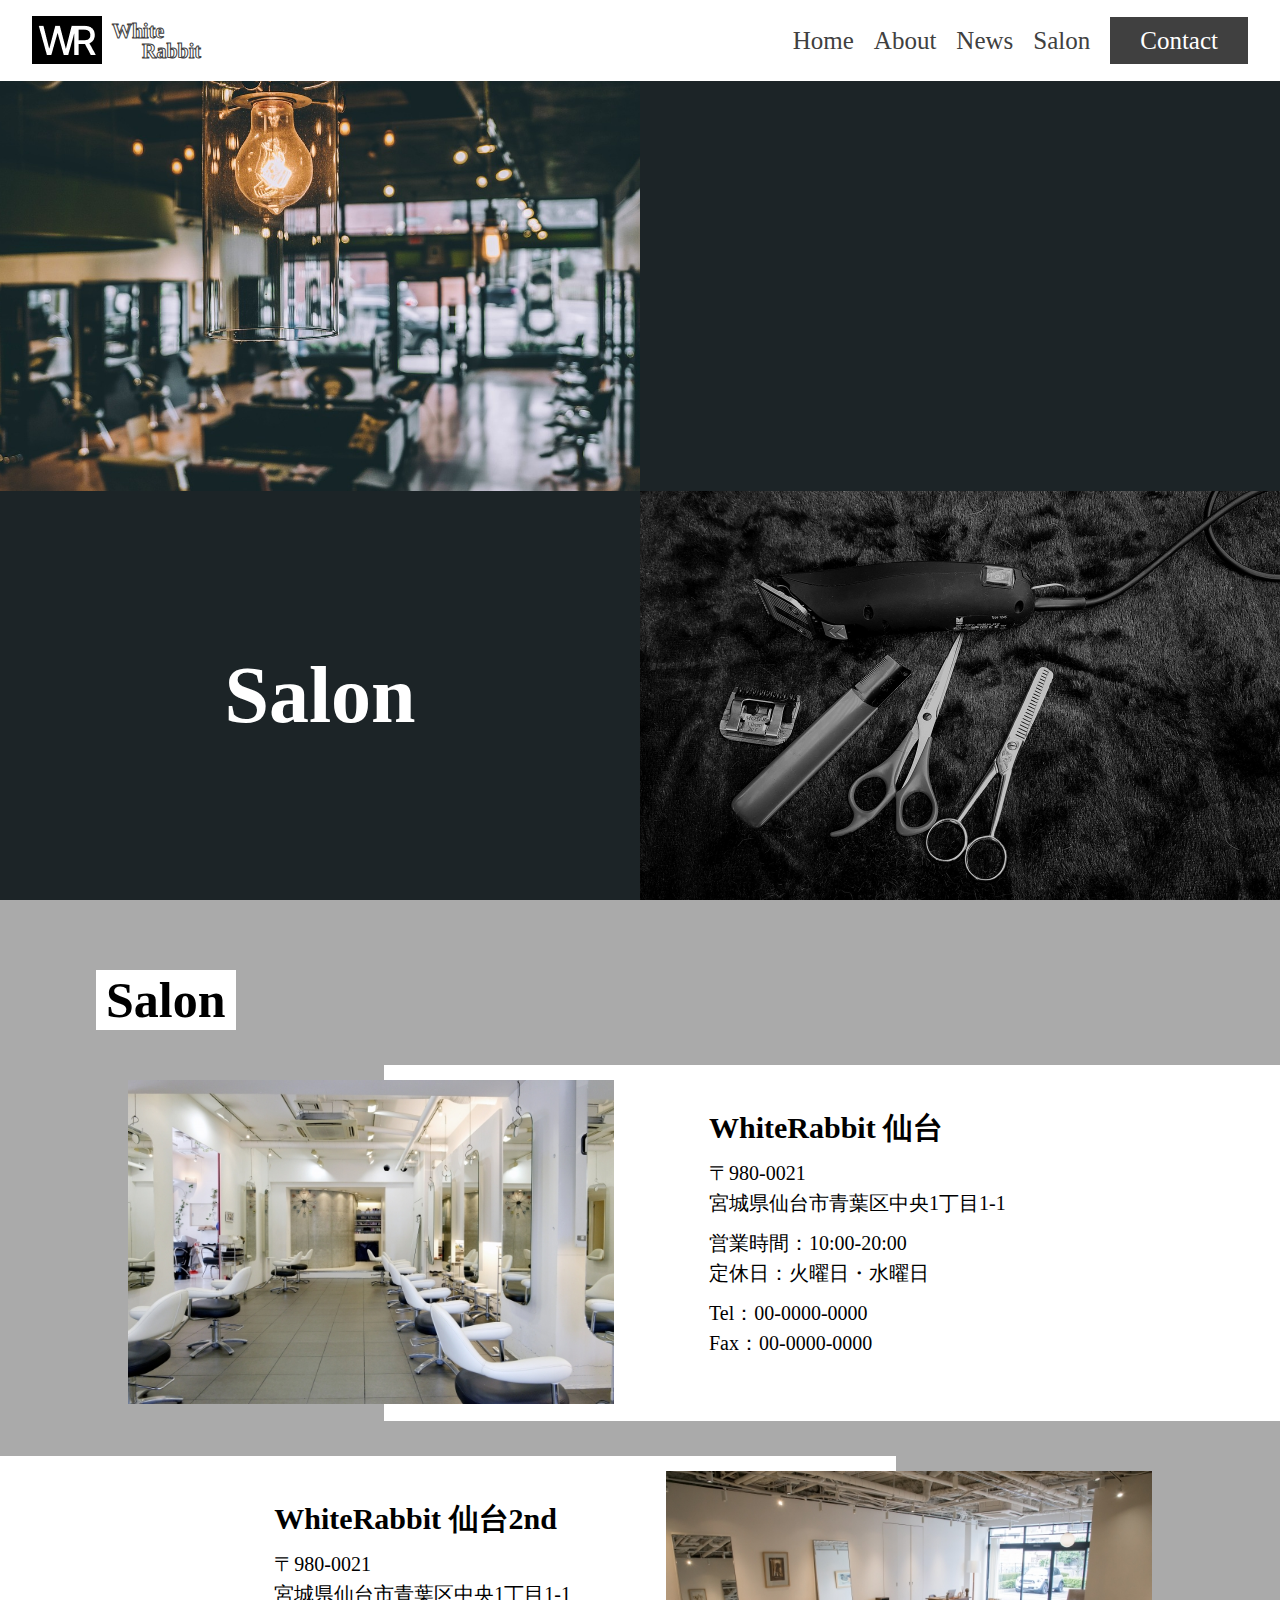
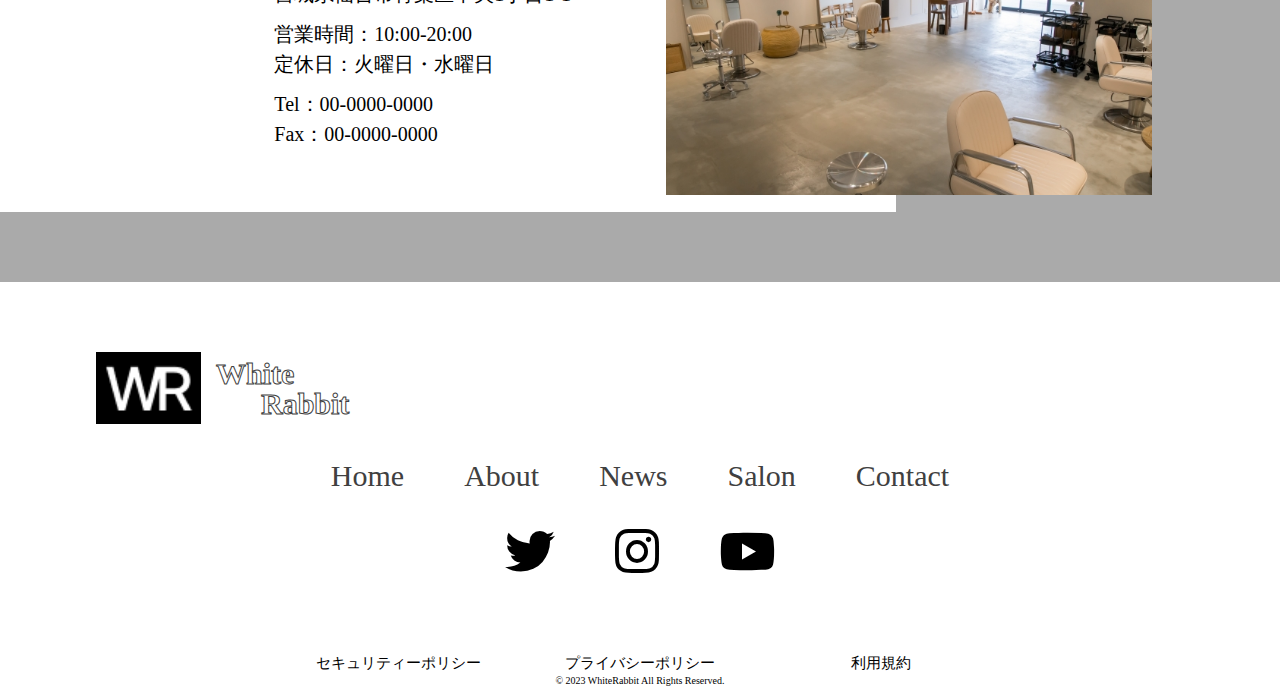
<file: html/salon.html>
<!DOCTYPE html>
<html>
  <head>
    <meta charset="UTF-8">
    <title>HP2-Test-</title>
    <!-- <meta name="description" content="【WithCode(ウィズコード)】Web制作会社が開発した実践的なカリキュラム。卒業後からWeb制作会社の案件を担当しながら稼ぐ環境を提供する唯一のプログラミングスクールです。"> -->
    <meta name="keywords" content="美容院,メンズ,宮城県,仙台市">
    <meta name="viewport" content="width=device-width, initial-scale=1.0">
    <!-- <meta property="og:url" content="https://withcode-plus.tech"> -->
    <meta property="og:type" content="website">
    <meta property="og:title" content="HP2-Test-">
    <!-- <meta property="og:description" content="【WithCode(ウィズコード)】Web制作会社が開発した実践的なカリキュラム。卒業後からWeb制作会社の案件を担当しながら稼ぐ環境を提供する唯一のプログラミングスクールです。"> -->
    <meta property="og:site_name" content="HP2-Test-">
    <!-- <meta property="og:image" content="https://withcode-plus.tech/img/logo.png"> -->
    <link rel="icon" href="../favicon.ico">
    <link rel="apple-touch-icon" sizes="180×180" href="img/logo.jpg">
    <!-- <link rel="preconnect" href="https://fonts.googleapis.com">
    <link href="https://fonts.googleapis.com/css2?family=Noto+Serif:ital,wght@0,400;0,700;1,400;1,700&display=swap" rel="stylesheet"> -->
    <link rel="stylesheet" href="https://cdnjs.cloudflare.com/ajax/libs/font-awesome/5.11.2/css/all.css">
    <link rel="stylesheet" type="text/css" href="../css/reset.css">
    <link rel="stylesheet" type="text/css" href="../css/common.css">
    <link rel="stylesheet" type="text/css" href="../css/salon.css">
  </head>
  <body>
    <header class="header" id="header">
      <div class="header-wrap">
        <div class="header-wrap__ttl">
          <a href="../index.html">
            <div class="header-wrap__ttl__img">
              <img src="../img/logo.jpg" alt="logo">
            </div>
            <h1 class="header-wrap__ttl__ttl">
              White<br>
              <span>Rabbit</span>
            </h1>
          </a>
        </div>
        <nav class="header-wrap__nav">
          <ul class="header-wrap__nav__list">
            <li class="header-wrap__nav__list__item">
              <a href="../index.html">
                Home
              </a>
            </li>
            <li class="header-wrap__nav__list__item">
              <a href="about.html">
                About
              </a>
            </li>
            <li class="header-wrap__nav__list__item">
              <a href="news.html">
                News
              </a>
            </li>
            <li class="header-wrap__nav__list__item">
              <a href="salon.html">
                Salon
              </a>
            </li>
            <li class="header-wrap__nav__list__item item__contact-btn">
              <a href="contact.html">
                Contact
              </a>
            </li>
          </ul>
        </nav>
      </div>
      <div class="drawer"></div>
    </header>
    <main>
      <section class="top" id="top">
        <div class="top-wrap">
          <div class="top-wrap__top">
            <div class="top-wrap__top__img">
              <img src="../img/salon_top1.jpg" alt="salon_top1">
            </div>
          </div>
          <div class="top-wrap__bottom">
            <div class="top-wrap__bottom__ttl">
              <h2>Salon</h2>
            </div>
            <div class="top-wrap__bottom__img">
              <img src="../img/salon_top2.jpg" alt="salon_top2">
            </div>
          </div>
        </div>
      </section>
      <section class="salon section" id="salon">
        <div class="salon-wrap">
          <div class="ttl__wrap">
            <div class="black__ttl">
              <h3>Salon</h3>
            </div>
          </div>
          <div class="salon-wrap__content salon__content__top">
            <div class="salon-wrap__content__img salon__img__top">
              <img src="../img/salon_salon1.jpg" alt="salon_salon1">
            </div>
            <div class="salon-wrap__content__block salon__block__top">
              <div class="salon-wrap__content__block__detail salon__detail__top">
                <h4>WhiteRabbit 仙台</h4>
                <p>
                  〒980-0021<br>
                  <span>宮城県仙台市青葉区中央1丁目1-1</span>
                </p>
                <p>
                  営業時間：10:00-20:00<br>
                  <span>定休日：火曜日・水曜日</span>
                </p>
                <p>
                  Tel：00-0000-0000<br>
                  <span>Fax：00-0000-0000</span>
                </p>
              </div>
            </div>
          </div>
          <div class="salon-wrap__content salon__content__bottom">
            <div class="salon-wrap__content__block salon__block__bottom">
              <div class="salon-wrap__content__block__detail salon__detail__bottom">
                <h4>WhiteRabbit 仙台2nd</h4>
                <p>
                  〒980-0021<br>
                  <span>宮城県仙台市青葉区中央1丁目1-1</span>
                </p>
                <p>
                  営業時間：10:00-20:00<br>
                  <span>定休日：火曜日・水曜日</span>
                </p>
                <p>
                  Tel：00-0000-0000<br>
                  <span>Fax：00-0000-0000</span>
                </p>
              </div>
            </div>
            <div class="salon-wrap__content__img salon__img__bottom">
              <img src="../img/salon_salon2.jpg" alt="salon_salon2">
            </div>
          </div>
        </div>
      </section>
    </main>
    <footer class="footer" id="footer">
      <div class="footer-wrap">
        <div class="footer-wrap__top section">
          <div class="footer-wrap__top__ttl">
            <a href="../index.html">
              <div class="footer-wrap__top__ttl__img">
                <img src="../img/logo.jpg" alt="logo">
              </div>
              <h1 class="footer-wrap__top__ttl__ttl">
                White<br>
                <span>Rabbit</span>
              </h1>
            </a>
          </div>
          <nav class="footer-wrap__top__nav">
            <ul class="footer-wrap__top__nav__list">
              <li class="footer-wrap__top__nav__list__item">
                <a href="../index.html">
                  Home
                </a>
              </li>
              <li class="footer-wrap__top__nav__list__item">
                <a href="about.html">
                  About
                </a>
              </li>
              <li class="footer-wrap__top__nav__list__item">
                <a href="news.html">
                  News
                </a>
              </li>
              <li class="footer-wrap__top__nav__list__item">
                <a href="salon.html">
                  Salon
                </a>
              </li>
              <li class="footer-wrap__top__nav__list__item">
                <a href="contact.html">
                  Contact
                </a>
              </li>
            </ul>
          </nav>
          <div class="footer-wrap__top__sns">
            <div class="footer-wrap__top__sns__icon">
              <a href="https://twitter.com/">
                <i class="fab fa-twitter"></i>
              </a>
            </div>
            <div class="footer-wrap__top__sns__icon">
              <a href="https://www.instagram.com/">
                <i class="fab fa-instagram"></i>
              </a>
            </div>
            <div class="footer-wrap__top__sns__icon">
              <a href="https://www.youtube.com/">
                <i class="fab fa-youtube"></i>
              </a>
            </div>
          </div>
        </div>
        <div class="footer-wrap__bottom">
          <div class="footer-wrap__bottom__txt">
            <ul class="footer-wrap__bottom__txt__list">
              <li class="footer-wrap__bottom__txt__list__item">
                <a href="#">
                  セキュリティーポリシー
                </a>
              </li>
              <li class="footer-wrap__bottom__txt__list__item">
                <a href="#">
                  プライバシーポリシー
                </a>
              </li>
              <li class="footer-wrap__bottom__txt__list__item">
                <a href="#">
                  利用規約
                </a>
              </li>
            </ul>
          </div>
          <div class="footer-wrap__bottom__copyright">
            <small>© 2023 WhiteRabbit All Rights Reserved.</small>
          </div>
        </div>
      </div>
    </footer>
    <script src="https://cdnjs.cloudflare.com/ajax/libs/jquery/3.4.1/jquery.min.js"></script>
    <script type="text/javascript" src="../js/common.js"></script>
  </body>
</html>
</file>
<file: css/common.css>
@charset "UTF-8";

html {
  font-size: 10px;
}

a {
  color: #000;
  text-decoration: none;
}

li {
  list-style: none;
}

img {
  object-fit: cover;
}

.section {
  padding: 7.0rem 0;
}

.black__ttl  {
  padding: 0.5rem 1.0rem;
  margin-bottom: 3.5rem;
  font-size: 5.0rem;
  background-color: #fff;
  color: #000;
  display: inline-block;
}

.white__ttl {
  padding: 0.5rem 1.0rem;
  margin-bottom: 3.5rem;
  font-size: 5.0rem;
  background-color: #000;
  color: #fff;
  display: inline-block;
}

.btn a {
  padding: 1.5rem 3.5rem;
  font-size: 2.0rem;
  background-color: #000;
  color: #fff;
  display: inline-block;
}

.wrap {
  width: 85%;
  margin: 0 auto;
}

/* Header */
.header {
  height: 9vh;
  background-color: #fff;
  display: flex;
  justify-content: center;
  align-items: center;
}

.header-wrap {
  width: 95%;
  margin: 0 auto;
  display: flex;
  justify-content: space-between;
  align-items: center;
}

.header-wrap__ttl a {
  display: flex;
  justify-content: center;
  align-items: center;
}

.header-wrap__ttl__ttl {
  margin-left: 1.0rem;
  font-size: 2.0rem;
  color: #fff;
  -webkit-text-stroke: 1px #404040;
}

.header-wrap__ttl__ttl span {
  margin-left: 3.0rem;
}

.header-wrap__nav__list {
  display: flex;
  justify-content: center;
  align-items: center;
}

.header-wrap__nav__list__item {
  margin: 0 1.0rem;
}

.header-wrap__nav__list__item:last-child {
  margin-right: 0;
}

.header-wrap__nav__list__item a {
  font-size: 2.5rem;
  color: #404040;
}

.item__contact-btn a {
  padding: 1.0rem 3.0rem;
  background-color: #404040;
  color: #fff;
}

header .drawer {
  visibility: hidden;
}

/* Footer */
.footer {
  background-color: #fff;
}

.footer-wrap {
  width: 85%;
  margin: 0 auto;
}

.footer-wrap__top__ttl {
  display: flex;
  justify-content: flex-start;
  align-items: center;
}

.footer-wrap__top__ttl__img img{
  width: 10.5rem;
  height: auto;
}

.footer-wrap__top__ttl a {
  display: flex;
  justify-content: center;
  align-items: center;
}

.footer-wrap__top__ttl__ttl {
  margin-left: 1.5rem;
  font-size: 3.0rem;
  color: #fff;
  -webkit-text-stroke: 1px #404040;
}

.footer-wrap__top__ttl__ttl span {
  margin-left: 4.5rem;
}

.footer-wrap__top__nav__list {
  padding: 3.5rem 0;
  display: flex;
  justify-content: center;
  align-items: center;
}

.footer-wrap__top__nav__list__item a {
  padding: 0 3.0rem;
  font-size: 3.0rem;
  color: #404040;
}

.footer-wrap__top__sns {
  display: flex;
  justify-content: center;
  align-items: center;
}

.footer-wrap__top__sns__icon {
  width: auto;
  height: 5.0rem;
  padding: 0 3.0rem
}

.footer-wrap__top__sns__icon i {
  font-size: 5.0rem;
}

.footer-wrap__bottom {
  padding: 1.0rem 0;
  display: flex;
  justify-content: center;
  align-items: center;
  flex-direction: column;
}

.footer-wrap__bottom__txt {
  width: 60%;
  margin: 0 auto;
}

.footer-wrap__bottom__txt__list {
  padding-bottom: 0.5rem;
  display: flex;
  justify-content: space-between;
  align-items: center;
}

.footer-wrap__bottom__txt__list__item {
  width: 17.0rem;
  font-size: 1.5rem;
  text-align: center;
}


/* Top */
.top {
  height: 91vh;
  background-color: #1C2427;
}

.top-wrap__top {
  height: 45.5vh;
}

.top-wrap__top__img {
  width: 50%;
  height: 100%;
  margin-right: auto;
}

.top-wrap__top__img img {
  width: 100%;
  height: 100%;
  /* object-fit: cover; */
}

.top-wrap__bottom {
  height: 45.5vh;
  display: flex;
  justify-content: center;
  align-items: center;
}

.top-wrap__bottom__ttl {
  width: 50%;
  height: 100%;
  font-size: 8.0rem;
  color: #fff;
  display: flex;
  justify-content: center;
  align-items: center;
}

.top-wrap__bottom__img {
  width: 50%;
  height: 100%;
}

.top-wrap__bottom__img img {
  width: 100%;
  height: 100%;
}

@media screen and (max-width: 1024px) {
  /* Footer */
  .footer-wrap__bottom__txt {
    width: 80%;
  }
}

@media screen and (max-width: 768px) {
  /* Header */
  header .drawer {
    visibility: visible;
    width: 4.0rem;
    position: absolute;
    top: 3vh;
    right: 15px;
    border-top: solid 2px #404040;
    cursor: pointer;
    z-index: 100;
  }
  
  header .drawer::before,
  header .drawer::after {
    content: "";
    display: block;
    width: 4.0rem;
    background: #404040;
    height: 2px;
    position: absolute;
    top: 0;
    right: 0;
    transition: all 0.5s;
  }
  
  header .drawer::before {
    top: 1.5rem;
  }
  
  header .drawer::after {
    top: 3.0rem;
  }
  
  body.nav-open header .drawer {
    border-top: 0;
  }
  
  body.nav-open header .drawer::before {
    top: 9px;
    transform: rotate(-45deg);
  }
  
  body.nav-open header .drawer::after {
    top: 9px;
    transform: rotate(45deg);
  }

  header .header-wrap__nav {
    position: fixed;
    display: none;
    width: 100%;
    height: 100%;
    top: 0;
    left: 0;
    z-index: 50;
    background: #fff;
  }

  header .header-wrap__nav__list {
    display: flex;
    justify-content: center;
    align-items: center;
    flex-direction: column;
    position: absolute;
    top: 50%;
    left: 50%;
    transform: translateY(-50%) translateX(-50%);
  }

  header .header-wrap__nav__list__item {
    margin: 15% 0;
  }
  
  header .header-wrap__nav__list__item a {
    font-size: 5.0rem;
  }


  /* Footer */
  .footer-wrap__top__ttl {
    justify-content: center;
  }

  .footer-wrap__top__nav__list__item a {
    padding: 0 1.0rem;
    font-size: 2.5rem;
  }

  .footer-wrap__top__sns__icon {
    padding: 0 2.0rem
  }

  .footer-wrap__bottom__txt__list {
    justify-content: center;
    flex-direction: column;
  }

  /* Top */
  .top-wrap__bottom__ttl {
    font-size: 5.0rem;
  }
}

@media screen and (max-width: 480px) {
  /* Header */
  header .drawer {
    width: 3.0rem;
  }
  
  header .drawer::before,
  header .drawer::after {
    width: 3.0rem;
  }

  header .drawer::before {
    top: 1.2rem;
  }
  
  header .drawer::after {
    top: 2.4rem;
  }

  header .header-wrap__nav__list__item a {
    font-size: 3.5rem;
  }


  /* Footer */
  .footer-wrap__top__nav__list__item a {
    font-size: 1.5rem;
  }

  .footer-wrap__top__sns__icon {
    width: auto;
    height: 3.0rem;
  }
  
  .footer-wrap__top__sns__icon i {
    font-size: 3.0rem;
  }

  /* .footer-wrap__bottom__txt__list {
    justify-content: center;
    flex-direction: column;
  } */

  .footer-wrap__bottom__txt__list__item {
    padding-bottom: 0.5rem;
  }

  .footer-wrap__bottom__txt__list__item:last-child {
    padding-bottom: 0rem;
  }

  /* Top */
  .top-wrap__bottom__ttl {
    font-size: 3.0rem;
  }
}
</file>
<file: css/index.css>
@charset "UTF-8";

/* Home */
.home {
  height: 91vh;
  background-color: #1C2427;
}

.home-wrap {
  height: 100%;
  width: 90%;
  margin: 0 auto;
  display: flex;
  justify-content: center;
  align-items: center;
}

.home-wrap__ttl {
  /* font-size: 10.0rem; */
  font-size: 6.0rem;
  color: #fff;
}

.home-wrap__ttl p {
  /* font-size: 5.0rem; */
  font-size: 3.0rem;
  letter-spacing: 1.5rem;
}

.home-wrap__img img {
  width: auto;
  height: 85vh;
}


/* About */
.about {
  background-color: #aaa;
}

.about-wrap {
  width: 85%;
  margin: 0 auto;
}

.about-wrap__txt {
  padding-left: 3.5rem;
  padding-bottom: 3.5rem;
  font-size: 2.0rem;
  color: #fff;
}

.about-wrap__txt span {
  padding-bottom: 1.5rem;
  display: inline-block;
}

.__tab2 {
  display: none;
}

.about-wrap__content {
  margin: 0 3.5rem;
  /* padding: 0 3.5rem; */
  display: flex;
  justify-content: space-between;
  align-items: center;
}

.about-wrap__content__block {
  width: 40%;
  padding: 3.0rem;
  background-color: #fff;
}

.about-wrap__content__block__img {
  width: 100%;
}

.about-wrap__content__block__img img {
  width: 100%;
  height: auto;
  /* width: 50.0rem; */
  /* height: 37.5rem; */
  border: solid 1px #888;
}

.about-wrap__content__block__txt {
  padding: 0 3.0rem;
}

.about-wrap__content__block__txt__top {
  padding: 1.5rem 0;
  font-size: 2.0rem;
}

.about-wrap__content__block__txt__bottom {
  font-size: 3.0rem;
  font-weight: bold;
  display: flex;
  justify-content: space-between;
  align-items: center;
}


/* News */
.news {
  background-color: #eee;
}

.news-wrap {
  width: 85%;
  margin: 0 auto;
}

.news-wrap__content {
  margin: 0 3.5rem;
  /* padding: 0 3.5rem; */
  display: flex;
  justify-content: space-between;
  align-items: center;
}

.news-wrap__content__block {
  width: 25%;
  padding: 2.0rem;
  background-color: #fff;
}

.block__visibility {
  display: none;
}

.news-wrap__content__block__img {
  width: 100%;
}

.news-wrap__content__block__img img {
  width: 100%;
  height: auto;
  /* width: 32.0rem; */
  /* height: 24.0rem; */
  border: solid 1px #888;
}

.news-wrap__content__block__txt {
  padding: 0 1.5rem;
  font-size: 1.5rem;
  /* font-size: 2.0rem; */
}

.news-wrap__content__block__txt__top {
  padding-top: 1.0rem;
  padding-bottom: 1.5rem;
}

.news-wrap__content__block__txt__bottom {
  display: flex;
  justify-content: space-between;
  align-items: center;
}

/* .news-wrap__content__block__txt__bottom p {
  padding-right: 5.0rem;
} */

.news-wrap__btn {
  margin-top: 3.5rem;
  text-align: center;
}


/* Salon */
.salon {
  background-color: #aaa;
}

.salon-wrap {
  width: 85%;
  margin: 0 auto;
}

.salon-wrap__content {
  padding: 0 3.5rem;
  display: flex;
  justify-content: space-between;
  align-items: center;
}

.salon-wrap__content__block {
  width: 45%;
}

.__bg1 {
  width: 100%;
  padding: 25% 0;
  /* width: 55.0rem; */
  /* height: 36.0rem; */
  display: flex;
  justify-content: center;
  align-items: center;
  background-image: url(../img/home_salon1.jpg);
  background-color: rgba(238, 238, 238, 0.4);
  background-blend-mode: lighten;
}

.__bg2 {
  width: 100%;
  padding: 25% 0;
  /* width: 55.0rem; */
  /* height: 36.0rem; */
  display: flex;
  justify-content: center;
  align-items: center;
  background-image: url(../img/home_salon2.jpg);
  background-color: rgba(238, 238, 238, 0.4);
  background-blend-mode: lighten;
}

.salon-wrap__content__block h4 {
  text-align: center;
  font-size: 4.0rem;
  color: #fff;
}


/* Contact */
.contact {
  background-image: url(../img/home_contact.jpg);
  background-size: cover;
}

.contact-wrap {
  display: flex;
  justify-content: center;
  align-items: center;
}

.contact-wrap__content {
  padding: 7.0rem 3.5rem;
  background-color: #eee;
}

.contact-wrap__content__txt {
  padding: 0 3.5rem;
  font-size: 2.0rem;
}

.contact-wrap__content__txt span {
  padding-bottom: 1.0rem;
  display: inline-block;
}

.contact-wrap__content__btn {
  text-align: center;
}

.contact-wrap__content__btn a {
  margin-top: 3.5rem;
  background-color: #404040;
}

@media screen and (max-width: 1024px) {
  /* Home */
  .home-wrap {
    justify-content: flex-end;
    position: relative;
  }

  .home-wrap__ttl {
    position: absolute;
    left: 0;
    top: 62%;
  }

  .home-wrap__img img {
    width: auto;
    height: 80vh;
  }

  /* About */
  .about-wrap__txt {
    font-size: 1.8rem;
  }

  .about-wrap__content__block {
    padding: 2.0rem;
  }

  /* .about-wrap__content__block__img img {
    width: 30.0rem;
    height: 22.5rem;
  } */


  /* News */
  .news-wrap__content {
    display: flex;
    justify-content: space-between;
    align-items: center;
    flex-wrap: wrap;
  }

  .news-wrap__content__block {
    width: 40%;
  }

  .block__top {
    margin-bottom: 3.5rem;
  }

  .block__visibility {
    display: inline-block;
  }

  /* .news-wrap__content__block__img img {
    width: 30.0rem;
    height: 22.5rem;
  } */


  /* Salon */
  .salon-wrap__content__block h4 {
    font-size: 3.0rem;
  }

  /* .__bg1 {
    width: 35.0rem;
    height: 25.0rem;
  } */

  /* .__bg2 {
    width: 35.0rem;
    height: 25.0rem;
  } */
}

@media screen and (max-width: 768px) {
.__tab2 {
  display: inline-block;
}

  /* Home */
  .home-wrap__ttl {
    font-size: 5.0rem;
    top: 72%;
  }

  .home-wrap__ttl p {
    font-size: 2.5rem;
    letter-spacing: 1.2rem;
  }


  /* About */
  .about-wrap {
    display: flex;
    justify-content: center;
    align-items: center;
    flex-direction: column;
  }

  .about-wrap__txt {
    padding-left: 0;
    font-size: 1.5rem;
    text-align: center;
  }

  .about-wrap__txt span {
    padding-bottom: 0rem;
  }

  .about-wrap__content {
    padding: 0;
    justify-content: center;
    flex-direction: column;
  }

  .about-wrap__content__block {
    width: 90%;
    margin-bottom: 3.5rem;
    padding: 2.0rem;
  }

  .about-wrap__content__block:last-child {
    margin-bottom: 0;
  }

    .about-wrap__content__block__txt__top {
      padding: 1.5rem 0 1.0rem 0;
      font-size: 1.5rem;
    }
  
    .about-wrap__content__block__txt__bottom {
      font-size: 2.5rem;
    }


  /* News */
  .news-wrap {
    display: flex;
    justify-content: center;
    align-items: center;
    flex-direction: column;
  }

  .news-wrap__content {
    padding: 0;
    justify-content: center;
    flex-direction: column;
    flex-wrap: nowrap;
  }

  .news-wrap__content__block {
    width: 90%;
  }

  .block__visibility {
    margin-top: 3.5rem;
  }


  /* Salon */
  .salon-wrap {
    display: flex;
    justify-content: center;
    align-items: center;
    flex-direction: column;
  }

  .salon-wrap__content {
    width: 90%;
    justify-content: center;
    flex-direction: column;
  }

  .salon-wrap__content__block {
    width: 100%;
    margin-bottom: 3.5rem;
  }

  .salon-wrap__content__block:last-child {
    margin-bottom: 0;
  }


  /* Contact */
  .contact-wrap__content {
    padding: 3.5rem;
    margin: 7.0rem 0;
  }

  .contact-wrap__content__txt {
    font-size: 1.8rem;
  }
}

@media screen and (max-width: 480px) {
  /* .__sp {
    display: inline-block;
  } */

  /* Home */
  .home-wrap__img img {
    width: auto;
    height: 60vh;
  }

  .home-wrap__ttl {
    font-size: 4.0rem;
    top: 65%;
  }
  
  .home-wrap__ttl p {
    font-size: 2.0rem;
    letter-spacing: 1.0rem;
  }


  /* About */
  .about-wrap__content {
    margin: 0 auto;
  }
  /* .about-wrap__txt {
    font-size: 1.5rem;
  } */

  /* .about-wrap__txt span {
    padding-bottom: 0rem;
  } */


  /* .about-wrap__content {
    padding: 0;
  }

  .about-wrap__content__block {
    padding: 2.0rem;
  }

  .about-wrap__content__block__txt__top {
    padding: 1.5rem 0 1.0rem 0;
    font-size: 1.8rem;
  }

  .about-wrap__content__block__txt__bottom {
    font-size: 2.8rem;
  } */


  /* News */
  /* .news-wrap__content__block__txt {
    font-size: 1.5rem;
  } */

  .news-wrap__content {
    margin: 0 auto;
  }


  /* Salon */
  /* .__bg1 {
    width: 30.0rem;
    height: 20.0rem;
  } */

  /* .__bg2 {
    width: 30.0rem;
    height: 20.0rem;
  } */

  .salon-wrap__content__block h4 {
    font-size: 3.0rem;
  }


  /* Contact */
  .contact-wrap__content {
    width: 100%;
  }

  .contact-wrap__content__txt {
    padding: 0 0 0 2.0rem;
    font-size: 1.2rem;
  }
}
</file>
<file: css/about.css>
@charset "UTF-8";

/* Business */
.business {
  background-color: #aaa;
}

.business-wrap {
  width: 85%;
  margin: 0 auto;
}

.business-wrap__content {
  margin: 0 3.5rem;
}

.business-wrap__content__block {
  padding: 3.5rem;
  margin-bottom: 3.5rem;
  background-color: #fff;
  border: solid 1px #000;
  display: flex;
  justify-content: space-between;
  align-items: center;
}

.business-wrap__content__block:last-child {
  margin-bottom: 0;
}

.business-wrap__content__block__img {
  width: 40%;
  height: auto;
}

.business-wrap__content__block__img img{
  width: 100%;
  height: auto;
  /* width: 40.0rem;
  height: auto; */
}

.business-wrap__content__block__txt__ttl {
  font-size: 2.0rem;
}

.business-wrap__content__block__txt__detail {
  padding-left: 3.5rem;
  font-size: 1.3rem;
}

.business-wrap__content__block__txt__detail p {
  padding: 3.5rem 0;
}

.business__br {
  display: none;
}

.business__span {
  padding: 2.0rem 0;
  display: inline-block;
}


/* Message */
.message {
  background-color: #eee;
}

.message-wrap {
  width: 85%;
  margin: 0 auto;
}

.message-wrap__content {
  margin: 0 3.5rem;
}

.message-wrap__content__block {
  padding: 3.5rem;
  background-color: #fff;
  display: flex;
  justify-content: space-between;
  align-items: center;
}

.message-wrap__content__block__img {
  width: 30%;
  height: auto;
}

.message-wrap__content__block__img img {
  width: 100%;
  height: auto;
  /* width: auto;
  height: 30.0rem; */
}

.message-wrap__content__block__txt__name {
  font-size: 2.0rem;
}

.message-wrap__content__block__txt__name span {
  padding-bottom: 1.0rem;
  display: inline-block;
}

.message-wrap__content__block__txt__derail {
  padding: 2.0rem 0 0 2.0rem;
  font-size: 1.3rem;
}

.message__span {
  padding: 2.0rem 0;
  display: inline-block;
}

.message__br {
  display: none;
}


/* Company */
.company {
  background-color: #aaa;
}

.company-wrap {
  width: 85%;
  margin: 0 auto;
}

.company-wrap__content {
  font-size: 2.5rem;
  color: #fff;
  display: flex;
  justify-content: center;
  align-items: flex-start;
}

.company-wrap__content__left__list__item {
  padding: 3.5rem 14.0rem 3.5rem 10.5rem;
  border-top: solid 2px #fff;
}

.company-wrap__content__left__list__item:last-child {
  padding-bottom: 6.0rem;
  border-bottom: solid 2px #fff;
}

.__padding {
  padding-bottom: 6.0rem;
}

.company-wrap__content__right__list__item {
  padding: 3.5rem 10.5rem 3.5rem 0;
  border-top: solid 2px #fff;
}

.company-wrap__content__right__list__item:last-child {
  border-bottom: solid 2px #fff;
}


/* Access */
.access {
  background-color: #eee;
}

.access-wrap {
  width: 85%;
  margin: 0 auto;
}

.access-wrap__content {
  margin: 0 3.5rem;
}

.access-wrap__content__block {
  display: flex;
  justify-content: space-between;
  align-items: center;
}

/* .access-wrap__content__block__left {
  width: 40%;
  height: auto;
  border: solid 1px #000;
} */

.access-wrap__content__block__left iframe {
  width: 40vw;
  height: 40vh;
  /* border: solid 1px #000; */
}

.access-wrap__content__block__right {
  /* margin-left: 6.0rem; */
  font-size: 2.0rem;
}

.access-wrap__content__block__right__txt span {
  padding: 2.0rem 0 0 2.0rem;
  display: inline-block;
}

.__txt__top {
  padding-bottom: 3.5rem;
}


@media screen and (max-width:1024px) {
  /* Business */
  .business-wrap__content__block {
    padding: 1.5rem;
  }

  /* .business-wrap__content__block__img img {
    width: 20.0rem;
  } */

  .business-wrap__content__block__txt__ttl {
    font-size: 1.8rem;
    /* font-size: 2.0rem; */
  }

  .business-wrap__content__block__txt__detail {
    padding-left: 1.5rem;
    /* padding-left: 2.0rem; */
    font-size: 1.0rem;
    /* font-size: 1.5rem; */
  }

  .business-wrap__content__block__txt__detail p {
    padding: 2.0rem 0;
  }
  
  .business__span {
    padding: 1.0rem 0;
  }


  /* Message */
  /* .message-wrap__content__block {
    justify-content: center;
  } */

  .message-wrap__content__block__img {
    width: 45%;
  }

  /* .message-wrap__content__block__txt {
    padding-left: 3.5rem;
  } */ 

  .message-wrap__content__block__txt__name {
    font-size: 2.0rem;
  }

  .message-wrap__content__block__txt__derail {
    padding: 2.0rem 0 0 2.0rem;
    font-size: 1.1rem;
  }

  .message__br {
    display: inline-block;
  }

  .message__br__no {
    display: none;
  }

  .message__span {
    padding: 0;
  }

  .message__tab1 {
    padding: 2.0rem 0;
    display: inline-block;
  }

  .message__tab1__2 {
    padding-bottom: 2.0rem;
    display: inline-block;
  }


  /* Company */
  .company-wrap__content {
    font-size: 2.5rem;
  }

  .company-wrap__content__left__list__item {
    padding: 3.5rem 9.5rem 3.5rem 3.5rem;
  }

  .company-wrap__content__left__list__item:last-child {
    padding-bottom: 6.0rem;
  }

  .__padding {
    padding-bottom: 6.0rem;
  }

  .company-wrap__content__right__list__item {
    padding: 3.5rem 3.5rem 3.5rem 0;
  }


  /* Access */
  .access-wrap__content__block__left  iframe {
    width: 35vw;
    height: 30vh;
    /* width: 35.0rem;
    height: 23.0rem; */
  }

  .access-wrap__content__block__right {
    /* margin-left: 5.0rem; */
    font-size: 1.7rem;
  }
}

@media screen and (max-width: 768px) {
  /* Business */
  .business-wrap {
    width: 100%;
    display: flex;
    justify-content: center;
    align-items: center;
    flex-direction: column;
  }

  .business-wrap__content {
    width: 85%;
    margin: 0 auto;
  }

  .business-wrap__content__block {
    padding: 2.5rem;
    justify-content: center;
    flex-direction: column;
  }

  .block__tab2 {
    flex-direction: column-reverse;
  }

  .business-wrap__content__block__img {
    width: 80%;
    height: auto;
  }

  /* .business-wrap__content__block__img img {
    width: 35.0rem;
    height: auto;
  } */

  .business-wrap__content__block__txt {
    width: 90%;
    margin: 0 auto;
    text-align: center;
  }

  .business-wrap__content__block__txt__ttl {
    padding-top: 1.0rem;
    font-size: 2.0rem;
  }

  .business-wrap__content__block__txt__detail {
    padding-left: 0;
    font-size: 1.5rem;
  }

  .business-wrap__content__block__txt__detail p {
    padding: 1.0rem 0;
  }

  .business__span {
    padding: 0;
  }

  .business__tab2 {
    padding: 0.5rem 0;
    display: inline-block;
  }


  /* Message */
  .message-wrap {
    width: 100%;
    display: flex;
    justify-content: center;
    align-items: center;
    flex-direction: column;
  }

  .message-wrap__content {
    width: 85%;
    margin: 0 auto;
  }

  .message-wrap__content__block {
    padding: 2.0rem;
    justify-content: center;
    flex-direction: column;
  }

  /* .message-wrap__content__block__img img {
    width: auto;
    height: 25.0rem;
  } */

  .message-wrap__content__block__txt {
    padding-left: 0;
    text-align: center;
  }

  .message-wrap__content__block__txt__name {
    padding-top: 2.0rem;
    font-size: 2.0rem;
  }

  .message-wrap__content__block__txt__derail {
    padding: 1.0rem 0 0 0;
    font-size: 1.5rem;
  }

  .message__tab1 {
    padding: 1.0rem 0;
  }

  .message__tab1__2 {
    padding-bottom: 1.0rem;
  }


  /* Company */
  .company-wrap {
    width: 100%;
    display: flex;
    justify-content: center;
    align-items: center;
    flex-direction: column;
  }

  .company-wrap__content {
    width: 95%;
    margin: 0 auto;
    font-size: 1.6rem;
  }

  .company-wrap__content__left__list__item {
    padding: 3.5rem 7.0rem 3.5rem 3.5rem;
  }

  .company-wrap__content__left__list__item:last-child {
    padding-bottom: 5.1rem;
  }

  .__padding {
    padding-bottom: 5.1rem;
  }

  /* Access */
  .access-wrap {
    width: 100%;
    display: flex;
    justify-content: center;
    align-items: center;
    flex-direction: column;
  }

  .access-wrap__content {
    margin: 0;
  }

  .access-wrap__content__block {
    flex-direction: column;
  }

  .access-wrap__content__block__left iframe {
    width: 30.0rem;
    height: 20.0rem;
  }

  .access-wrap__content__block__right {
    margin-top: 2.0rem;
    margin-left: 0;
  }

  .access-wrap__content__block__right__txt span {
    padding: 1.0rem 0 0 2.0rem;
    display: inline-block;
  }

  .__txt__top {
    padding-bottom: 2.0rem;
  }
}

@media screen and (max-width: 480px) {
  /* Business */
  .business-wrap__content {
    width: 95%;
    margin: 0 auto;
  }

  .business-wrap__content__block {
    padding: 1.5rem;
  }

  .business-wrap__content__block__txt__detail {
    font-size: 1.2rem;
  }

  /* .business-wrap__content__block__img img {
    width: 30.0rem;
    height: auto;
  } */


  /* Message */
  .message-wrap__content {
    width: 95%;
    margin: 0 auto;
  }

  .message-wrap__content__block__txt__derail {
    font-size: 1.2rem;
  }

  /* Company */
  .company-wrap__content {
    font-size: 1.2rem;
  }

  .company-wrap__content__left__list__item {
    padding: 1.5rem 3.0rem 1.5rem 1.5rem;
  }

  .company-wrap__content__left__list__item:last-child {
    padding-bottom: 2.7rem;
  }

  .__padding {
    padding-bottom: 2.7rem;
  }

  .company-wrap__content__right__list__item {
    padding: 1.5rem 1.5rem 1.5rem 0;
  }


  /* Access */
  
}
</file>
<file: css/contact.css>
@charset "UTF-8";

.contact {
  background-color: #eee;
}

.contact-wrap {
  width: 85%;
  margin: 0 auto;
}

.contact-wrap__txt {
  margin-left: 3.5rem;
  margin-bottom: 3.5rem;
  font-size: 2.0rem;
}

.contact__span {
  margin-top: 1.0rem;
  display: inline-block;
}

.contact__br {
  display: none;
}

.contact-wrap__form {
  margin: 0 7.0rem;
  font-size: 2.0rem;
}

.contact-wrap__form__box {
  display: flex;
  justify-content: flex-start;
  align-items: center;
  width: 100%;
  margin: 0 auto 7.0rem;
}

.contact-wrap__form__box.__area {
  align-items: baseline;
}

.contact-wrap__form__box__select,
.contact-wrap__form__box__input,
.contact-wrap__form__box__area {
  height: 4.4rem;
  width: 60%;
  padding: 0 0 0 1.0rem;
  font-size: 2.0rem;
  border: solid 1px #000;
}

.contact-wrap__form__box__select {
  width: 61.2%;
}

.contact-wrap__form__box__area {
  height: 17.6rem;
  padding: 1.0rem 0 0 1.0rem;
}

.contact-wrap__form__box__ttl {
  width: 40%;
  height: 100%;
  position: relative;
}

.contact-wrap__form__box__ttl::after {
  content: "必須";
  position: absolute;
  top: 50%;
  left: 67.5%;
  transform: translateY(-50%) translateX(-50%);
  text-align: center;
  width: 20%;
  line-height: 1.5;
  font-size: 1.5rem;
  color: #f00;
  border: solid 1px #f00;
}

.contact-btn {
  width: 15.0rem;
  height: 4.4rem;
  margin: 0 auto;
  display: block;
  color: #fff;
  background: #000;
  cursor: pointer;
  font-size: 2.0rem;
  color: #fff;
  background-color: #000;
}

.contact-btn:hover {
  color: #000;
  background: #fff;
  transition: 0.75s;
}

@media screen and (max-width: 1024px) {
  /* Contact */
  .contact-wrap__txt {
    font-size: 1.8rem;
  }

  .contact-wrap__form {
    width: 85%;
    margin: 0 auto;
    /* margin: 0 3.5rem; */
    /* margin: 7.0rem; */
  }

  .contact-wrap__form__box {
    margin-bottom: 3.5rem;
    display: flex;
    justify-content: center;
    align-items: flex-start;
    flex-direction: column;
  }

  .contact-wrap__form__box__ttl {
    margin-bottom: 1.0rem;
  }

  .contact-wrap__form__box__ttl::after {
    top: 50%;
    left: 110%;
    /* left: 67.5%; */
    transform: translateY(-50%) translateX(-50%);
    width: 20%;
  }

  .contact-wrap__form__box__select,
  .contact-wrap__form__box__input,
  .contact-wrap__form__box__area {
    width: 90%;
    margin-left: 3.5rem;
  }

  .contact-wrap__form__box__select {
    width: 92%;
  }

  .contact-wrap__form__box.__area {
    align-items: flex-start;
  }
}

@media screen and (max-width: 768px) {
  /* Contact */
  .contact-wrap {
    display: flex;
    justify-content: center;
    align-items: center;
    flex-direction: column;
  }

  .contact-wrap__txt {
    margin-left: 0;
    text-align: center;
  }

  .contact__span {
    margin-top: 0;
  }

  .contact__br {
    display: inline-block;
  }
  
  .contact__tab2 {
    margin: 1.0rem 0;
    display: inline-block;
  }

  .contact-wrap__form {
  width: 90%;
  margin: 0 auto;
  /* margin: 0;
  display: flex;
  justify-content: center;
  align-items: center;
  flex-direction: column; */
  }

  .contact-wrap__form__box {
    width: 100%;
    margin-bottom: 3.5rem;
    /* display: flex;
    justify-content: center;
    align-items: flex-start;
    flex-direction: column; */
  }

  /* .contact-wrap__form {
    width: 65%;
  } */

  .contact-wrap__form__box__ttl {
    width: 50%;
  }

  .contact-wrap__form__box__select,
  .contact-wrap__form__box__input,
  .contact-wrap__form__box__area {
    width: 85%;
    font-size: 1.6rem;
  }

  .contact-wrap__form__box__select {
    width: 88%;
  }
}

@media screen and (max-width: 480px) {
  /* Contact */
  .contact-wrap {
    width: 100%;
    margin: 0;
  }

  .contact-wrap__txt {
    margin-bottom: 3.5rem;
    font-size: 1.5rem;
  }

  .contact-wrap__form {
    width: 95%;
    margin: 0 auto;
    font-size: 1.8rem;
  }

  /* .contact-wrap__form__box {
    display: flex;
    justify-content: center;
    align-items: center;
    flex-direction: column;
  } */

  .contact-wrap__form__box__ttl::after {
    /* top: 50%; */
    left: 120%;
  }

  .contact-wrap__form__box__select,
  .contact-wrap__form__box__input,
  .contact-wrap__form__box__area {
    width:80%;
    margin-left: 2.0rem;
    height: 2.8rem;
    font-size: 1.3rem;
  }

  .contact-wrap__form__box__select {
    /* width: 105%; */
    width: 84%;
  }

  .contact-wrap__form__box__area {
    height: 11.0rem;
  }
}
</file>
<file: css/news.css>
@charset "UTF-8";

/* News */
.news {
  background-color: #aaa;
}

.news-wrap {
  max-width: 1250px;
  width: 85%;
  margin: 0 auto;
}

.news-wrap__content {
  margin: 0 3.5rem;
  display: flex;
  justify-content: space-between;
  align-items: center;
  flex-wrap: wrap;
}

.news-wrap__content__block {
  width: 25%;
  padding: 2.0rem;
  background-color: #fff;
}

.news-wrap__content__block__img {
  width: 100%;
}

.news-wrap__content__block__img img {
  width: 100%;
  height: auto;
  /* width: 32.0rem;
  height: 24.0rem; */
  border: solid 1px #888;
}

.news-wrap__content__block__txt {
  width: 81%;
  margin: 0 auto;
  /* padding: 0 3.0rem; */
  font-size: 1.7rem;
}

.news-wrap__content__block__txt__top {
  padding-top: 1.0rem;
  padding-bottom: 1.5rem;
}

.news-wrap__content__block__txt__bottom {
  display: flex;
  justify-content: space-between;
  align-items: center;
}

/* .news-wrap__content__block__txt__bottom p {
  padding-right: 5.0rem;
} */

.block__top {
  margin-bottom: 3.5rem;
}

@media screen and (max-width: 1024px) {
  /* News */
  .news-wrap__content__block {
    width: 40%;
    padding: 2.0rem;
    /* padding: 3.0rem; */
  }

  .block__tab1 {
    margin-bottom: 3.5rem;
  }

  /* .news-wrap__content__block__img img {
    width: 30.0rem;
    height: auto;
  } */

  /* .news-wrap__content__block__txt {
    padding: 0 4.0rem;
  } */

  .news-wrap__content__block__txt__top {
    padding: 1.5rem 0;
  }
}

@media screen and (max-width: 768px) {
  /* News */
  .news-wrap {
    width: 100%;
    display: flex;
    justify-content: center;
    align-items: center;
    flex-direction: column;
  }

  .news-wrap__content {
    margin: 0;
    justify-content: center;
    flex-wrap: nowrap;
    flex-direction: column;
  }

  .block__tab2 {
    margin-bottom: 3.5rem;
  }

  .news-wrap__content__block {
    width: 70%;
  }

  /* .news-wrap__content__block__img img {
    width: 40.0rem;
    height: auto;
  } */

  .news-wrap__content__block__txt {
    width: 68%;
    margin: 0 auto;
    /* padding: 0 6.0rem; */
    font-size: 2.0rem;
  }
}

@media screen and (max-width: 480px) {
  /* News */
  .news-wrap__content__block {
    padding: 2.0rem;
  }

  /* .news-wrap__content__block__img img {
    width: 30.0rem;
    height: auto;
  } */

  .news-wrap__content__block__txt {
    /* padding: 0 4.0rem; */
    font-size: 1.3rem;
  }
}
</file>
<file: css/salon.css>
@charset "UTF-8";

.salon {
  background-color: #aaa;
}

.ttl__wrap {
  width: 85%;
  margin: 0 auto;
}

.salon-wrap__content {
  margin-bottom: 3.5rem;
  display: flex;
  justify-content: flex-end;
  align-items: center;
  position: relative;
}

.salon-wrap__content:last-child {
  margin-bottom: 0;
  justify-content: flex-start;
}

.salon__img__top {
  position: absolute;
  left: 10%;
}

.salon__img__bottom {
  position: absolute;
  right: 10%;
}

.salon-wrap__content__img {
  width: 38%;
  height: auto;
}

.salon-wrap__content__img img {
  width: 100%;
  height: auto;
  /* width: 55.0rem;
  height: auto; */
}

.salon-wrap__content__block {
  width: 70%;
  padding: 4.8rem 0;
  background-color: #fff;
}

.salon__block__bottom {
  display: flex;
  justify-content: flex-end;
  align-items: center;
}

.salon__detail__top {
  padding-left: 32.5rem;
}

.salon__detail__bottom {
  padding-right: 32.5rem;
}

.salon-wrap__content__block__detail h4 {
  padding-bottom: 2.0rem;
  font-size: 3.0rem;
}

.salon-wrap__content__block__detail p {
  padding-bottom: 2.0rem;
  font-size: 2.0rem;
}

.salon-wrap__content__block__detail span {
  padding-top: 1.0rem;
  display: inline-block;
}

@media screen and (max-width:1024px) {
  /* Salon */
  .salon-wrap__content__img {
    width: 45%;
    height: auto;
  }

  /* .salon-wrap__content__img img {
    /* width: 40.0rem;
    height: auto;
  } */

  .salon__detail__top {
    padding-left: 22.0rem;
  }

  .salon__detail__bottom {
    padding-right: 22.0rem;
  }

  .salon-wrap__content__block {
    padding: 3.5rem 0;
  }

  .salon-wrap__content__block__detail h4 {
    font-size: 2.5rem;
    /* font-size: 3.5rem; */
  }

  .salon-wrap__content__block__detail p {
    font-size: 1.5rem;
    /* font-size: 2.5rem; */
  }

  /* .salon-wrap__content__block__detail__img img {
    width: 40.0rem;
    height: auto;
  }

  .salon-wrap__content__block__detail__txt {
    width: 46.0rem;
    height: 45.0rem;
    font-size: 2.5rem;
  }

  .salon-wrap__content__block__detail__txt h4 {
    font-size: 3.5rem;
  }

  .txt__1 {
    padding-left: 25.0rem;
    position: absolute;
    left: 30%;
  }

  .txt__2 {
    padding-left: 10.0rem;
    padding-right: 15.0rem;
    position: absolute;
    right: 30%;
  } */
}

@media screen and (max-width:768px){
  /* Salon */
  .salon-wrap {
    width: 85%;
    margin: 0 auto;
    display: flex;
    justify-content: center;
    align-items: center;
    flex-direction: column;
  }

  .ttl__wrap {
    display: flex;
    justify-content: center;
    align-items: center;
  }

  .salon-wrap__content {
    padding: 3.0rem;
    justify-content: center;
    position: static;
    flex-direction: column;
    background-color: #fff;
  }

  .salon__content__bottom {
    flex-direction: column-reverse;
  }

  .salon-wrap__content__img {
    width: 90%;
    height: auto;
    position: static;
  }

  .salon-wrap__content__img img {
    width: 100%;
    height: auto;
  }
  
  .salon-wrap__content__block {
    width: 100%;
    padding-bottom: 0;
    display: flex;
    justify-content: center;
    align-items: center;
    background-color: transparent;
  }

  .salon-wrap__content__block__detail p:last-child {
    padding-bottom: 0;
  }

  .salon__detail__top {
    padding-left: 0;
  }

  .salon__detail__bottom {
    padding-right: 0;
  }
}

@media screen and (max-width:480px) {
  /* Salon */
  .salon-wrap__content {
    padding: 2.5rem;
  }

  /* .salon-wrap__content__img img {
    width: 30.0rem;
    height: auto;
  } */

  .salon-wrap__content__block__detail h4 {
    padding-bottom: 1.0rem;
    font-size: 2.0rem;
  }

  .salon-wrap__content__block__detail p {
    padding-bottom: 1.0rem;
    font-size: 1.4rem;
  }

  .salon-wrap__content__block__detail span {
    padding-top: 0.5rem;
  }
}
</file>
